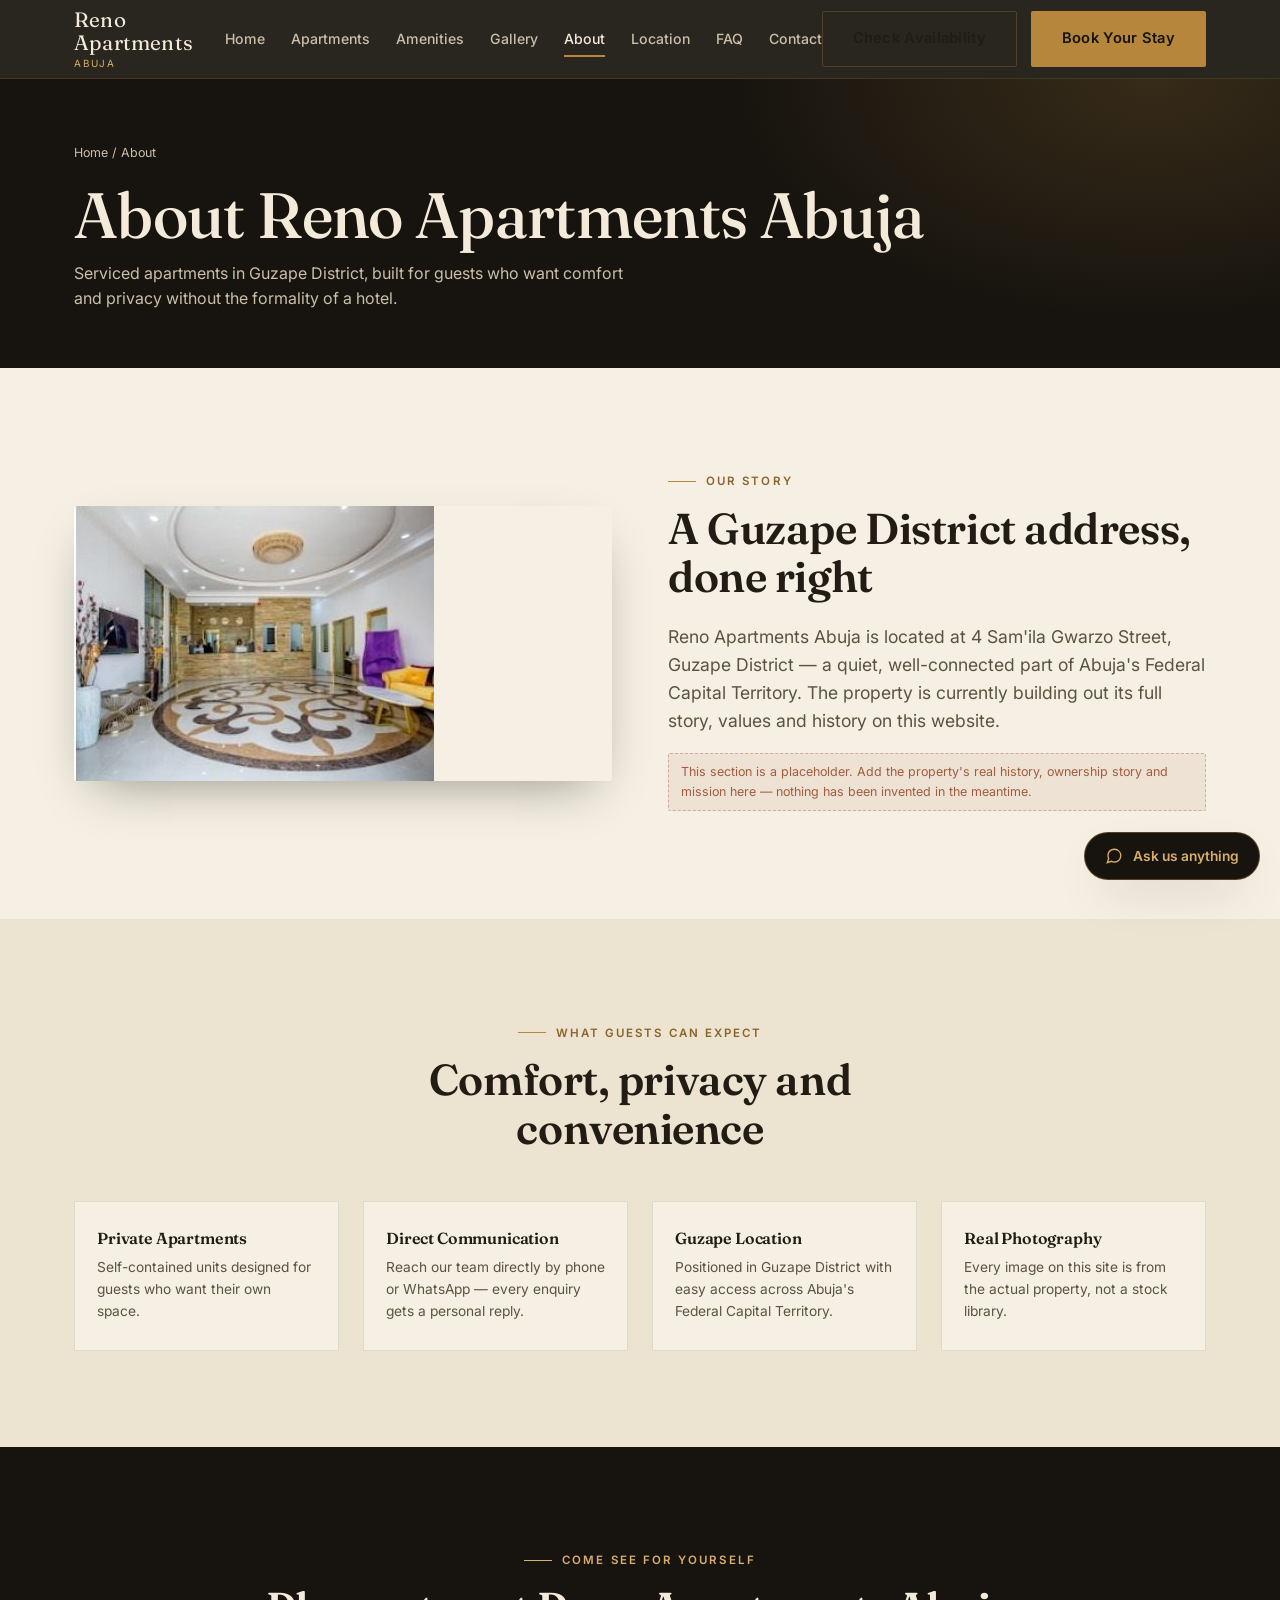
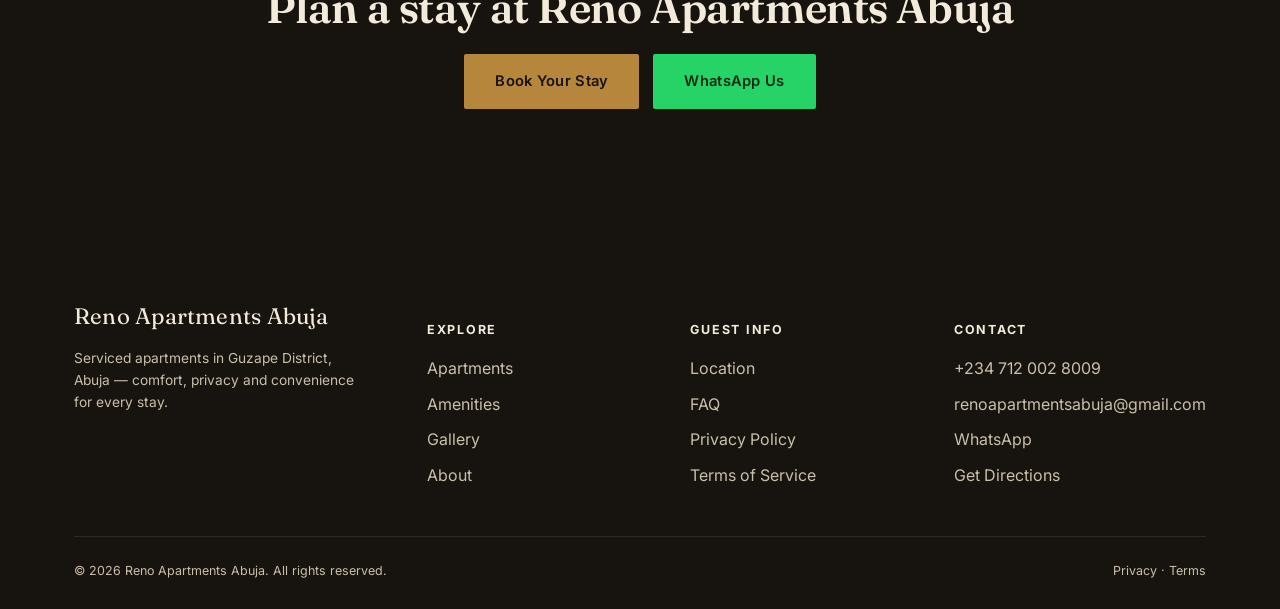
<file: about.html>
<!DOCTYPE html>
<html lang="en">
<head>
<meta charset="UTF-8">
<meta name="viewport" content="width=device-width, initial-scale=1.0">
<title>About | Reno Apartments Abuja</title>
<meta name="description" content="About Reno Apartments Abuja — serviced apartments in Guzape District, Abuja built for comfort, privacy and convenience.">
<link rel="canonical" href="https://www.renoapartmentsabuja.com/about.html">
<meta name="robots" content="index, follow">
<link rel="stylesheet" href="css/style.css">
<link rel="preconnect" href="https://fonts.googleapis.com">
<link rel="preconnect" href="https://fonts.gstatic.com" crossorigin>
<link href="https://fonts.googleapis.com/css2?family=Fraunces:opsz,wght@9..144,400;9..144,500;9..144,600&family=Inter:wght@400;500;600;700&display=swap" rel="stylesheet">
<script type="application/ld+json">
{
  "@context": "https://schema.org",
  "@type": "BreadcrumbList",
  "itemListElement": [
    {"@type":"ListItem","position":1,"name":"Home","item":"https://www.renoapartmentsabuja.com/"},
    {"@type":"ListItem","position":2,"name":"About","item":"https://www.renoapartmentsabuja.com/about.html"}
  ]
}
</script>
</head>
<body>
<a class="skip-link" href="#main">Skip to content</a>
<header class="site-header">
  <div class="container">
    <a href="index.html" class="brand"><span class="brand-mark">Reno Apartments</span><span class="brand-sub">Abuja</span></a>
    <nav class="main-nav" aria-label="Primary">
      <ul>
        <li><a href="index.html">Home</a></li>
        <li><a href="apartments.html">Apartments</a></li>
        <li><a href="amenities.html">Amenities</a></li>
        <li><a href="gallery.html">Gallery</a></li>
        <li><a href="about.html" aria-current="page">About</a></li>
        <li><a href="location.html">Location</a></li>
        <li><a href="faq.html">FAQ</a></li>
        <li><a href="contact.html">Contact</a></li>
      </ul>
    </nav>
    <div class="header-cta">
      <a href="contact.html#booking" class="btn btn-outline">Check Availability</a>
      <a href="contact.html#booking" class="btn btn-primary">Book Your Stay</a>
    </div>
    <button class="nav-toggle" aria-label="Open menu" aria-expanded="false" aria-controls="mobile-nav">
      <svg viewBox="0 0 24 24" fill="none" stroke="currentColor" stroke-width="1.6"><path d="M3 6h18M3 12h18M3 18h18"/></svg>
    </button>
  </div>
</header>
<nav class="mobile-nav" id="mobile-nav" aria-label="Mobile">
  <ul>
    <li><a href="index.html">Home</a></li>
    <li><a href="apartments.html">Apartments</a></li>
    <li><a href="amenities.html">Amenities</a></li>
    <li><a href="gallery.html">Gallery</a></li>
    <li><a href="about.html">About</a></li>
    <li><a href="location.html">Location</a></li>
    <li><a href="faq.html">FAQ</a></li>
    <li><a href="contact.html">Contact</a></li>
  </ul>
  <div class="mobile-cta">
    <a href="contact.html#booking" class="btn btn-primary btn-block">Book Your Stay</a>
    <a href="#" class="btn btn-whatsapp btn-block" data-wa>WhatsApp Us</a>
  </div>
</nav>

<main id="main">
  <div class="page-hero">
    <div class="container">
      <div class="breadcrumb"><a href="index.html">Home</a> / About</div>
      <h1>About Reno Apartments Abuja</h1>
      <p>Serviced apartments in Guzape District, built for guests who want comfort and privacy without the formality of a hotel.</p>
    </div>
  </div>

  <section>
    <div class="container two-col">
      <div class="img-frame"><img src="images/gallery/lobby-8.jpg" alt="Reno Apartments Abuja lobby detail" loading="lazy"></div>
      <div>
        <span class="eyebrow">Our Story</span>
        <h2>A Guzape District address, done right</h2>
        <p class="lede">Reno Apartments Abuja is located at 4 Sam'ila Gwarzo Street, Guzape District — a quiet, well-connected part of Abuja's Federal Capital Territory. The property is currently building out its full story, values and history on this website.</p>
        <p class="placeholder-note">This section is a placeholder. Add the property's real history, ownership story and mission here — nothing has been invented in the meantime.</p>
      </div>
    </div>
  </section>

  <section class="section-dim">
    <div class="container">
      <div class="section-head center">
        <span class="eyebrow">What Guests Can Expect</span>
        <h2>Comfort, privacy and convenience</h2>
      </div>
      <div class="trust-grid" style="color:var(--text-on-light)">
        <div class="trust-card" style="background:var(--paper); border-color:var(--line-soft)">
          <h4 style="color:var(--text-on-light)">Private Apartments</h4>
          <p style="color:var(--text-on-light-dim)">Self-contained units designed for guests who want their own space.</p>
        </div>
        <div class="trust-card" style="background:var(--paper); border-color:var(--line-soft)">
          <h4 style="color:var(--text-on-light)">Direct Communication</h4>
          <p style="color:var(--text-on-light-dim)">Reach our team directly by phone or WhatsApp — every enquiry gets a personal reply.</p>
        </div>
        <div class="trust-card" style="background:var(--paper); border-color:var(--line-soft)">
          <h4 style="color:var(--text-on-light)">Guzape Location</h4>
          <p style="color:var(--text-on-light-dim)">Positioned in Guzape District with easy access across Abuja's Federal Capital Territory.</p>
        </div>
        <div class="trust-card" style="background:var(--paper); border-color:var(--line-soft)">
          <h4 style="color:var(--text-on-light)">Real Photography</h4>
          <p style="color:var(--text-on-light-dim)">Every image on this site is from the actual property, not a stock library.</p>
        </div>
      </div>
    </div>
  </section>

  <section class="section-dark text-center">
    <div class="container">
      <span class="eyebrow" style="justify-content:center">Come See for Yourself</span>
      <h2>Plan a stay at Reno Apartments Abuja</h2>
      <div class="hero-actions" style="justify-content:center">
        <a href="contact.html#booking" class="btn btn-primary">Book Your Stay</a>
        <a href="#" class="btn btn-whatsapp" data-wa>WhatsApp Us</a>
      </div>
    </div>
  </section>
</main>

<footer class="site-footer">
  <div class="container">
    <div class="footer-grid">
      <div class="footer-brand">
        <span class="brand-mark">Reno Apartments Abuja</span>
        <p>Serviced apartments in Guzape District, Abuja — comfort, privacy and convenience for every stay.</p>
      </div>
      <div><h5>Explore</h5><ul>
        <li><a href="apartments.html">Apartments</a></li>
        <li><a href="amenities.html">Amenities</a></li>
        <li><a href="gallery.html">Gallery</a></li>
        <li><a href="about.html">About</a></li>
      </ul></div>
      <div><h5>Guest Info</h5><ul>
        <li><a href="location.html">Location</a></li>
        <li><a href="faq.html">FAQ</a></li>
        <li><a href="privacy.html">Privacy Policy</a></li>
        <li><a href="terms.html">Terms of Service</a></li>
      </ul></div>
      <div><h5>Contact</h5><ul>
        <li><a href="#" data-tel="0" data-tel-text>Phone</a></li>
        <li><a href="#" data-email data-email-text>Email</a></li>
        <li><a href="#" data-wa>WhatsApp</a></li>
        <li><a href="#" data-directions>Get Directions</a></li>
      </ul></div>
    </div>
    <div class="footer-bottom">
      <span>© <span data-year></span> Reno Apartments Abuja. All rights reserved.</span>
      <span><a href="privacy.html">Privacy</a> · <a href="terms.html">Terms</a></span>
    </div>
  </div>
</footer>

<div class="mobile-action-bar">
  <div class="row">
    <a href="contact.html#booking" class="is-primary">Book</a>
    <a href="#" data-wa>WhatsApp</a>
    <a href="#" data-tel="0">Call</a>
  </div>
</div>

<button class="chat-launcher" data-chat-launcher aria-expanded="false" aria-controls="chat-panel">
  <svg viewBox="0 0 24 24" fill="none" stroke="currentColor" stroke-width="1.8"><path d="M21 11.5a8.38 8.38 0 01-.9 3.8 8.5 8.5 0 01-7.6 4.7 8.38 8.38 0 01-3.8-.9L3 21l1.9-5.7a8.38 8.38 0 01-.9-3.8 8.5 8.5 0 014.7-7.6 8.38 8.38 0 013.8-.9h.5a8.48 8.48 0 018 8v.5z"/></svg>
  Ask us anything
</button>
<div class="chat-panel" data-chat-panel id="chat-panel">
  <div class="chat-head">
    <div><strong>Reno Assistant</strong><span>Ask about apartments, booking &amp; more</span></div>
    <button class="chat-close" aria-label="Close chat">&times;</button>
  </div>
  <div class="chat-body">
    <div class="chat-msg bot">Hi! I can help with booking, availability, amenities, location or contact info. What would you like to know?</div>
  </div>
  <div class="chat-suggestions">
    <button type="button">How do I book?</button>
    <button type="button">Where are you located?</button>
    <button type="button">What amenities do you have?</button>
  </div>
  <form class="chat-form">
    <input type="text" placeholder="Type your question…" aria-label="Type your question">
    <button type="submit">Send</button>
  </form>
</div>

<script src="data/property.js"></script>
<script src="js/main.js"></script>
</body>
</html>
</file>
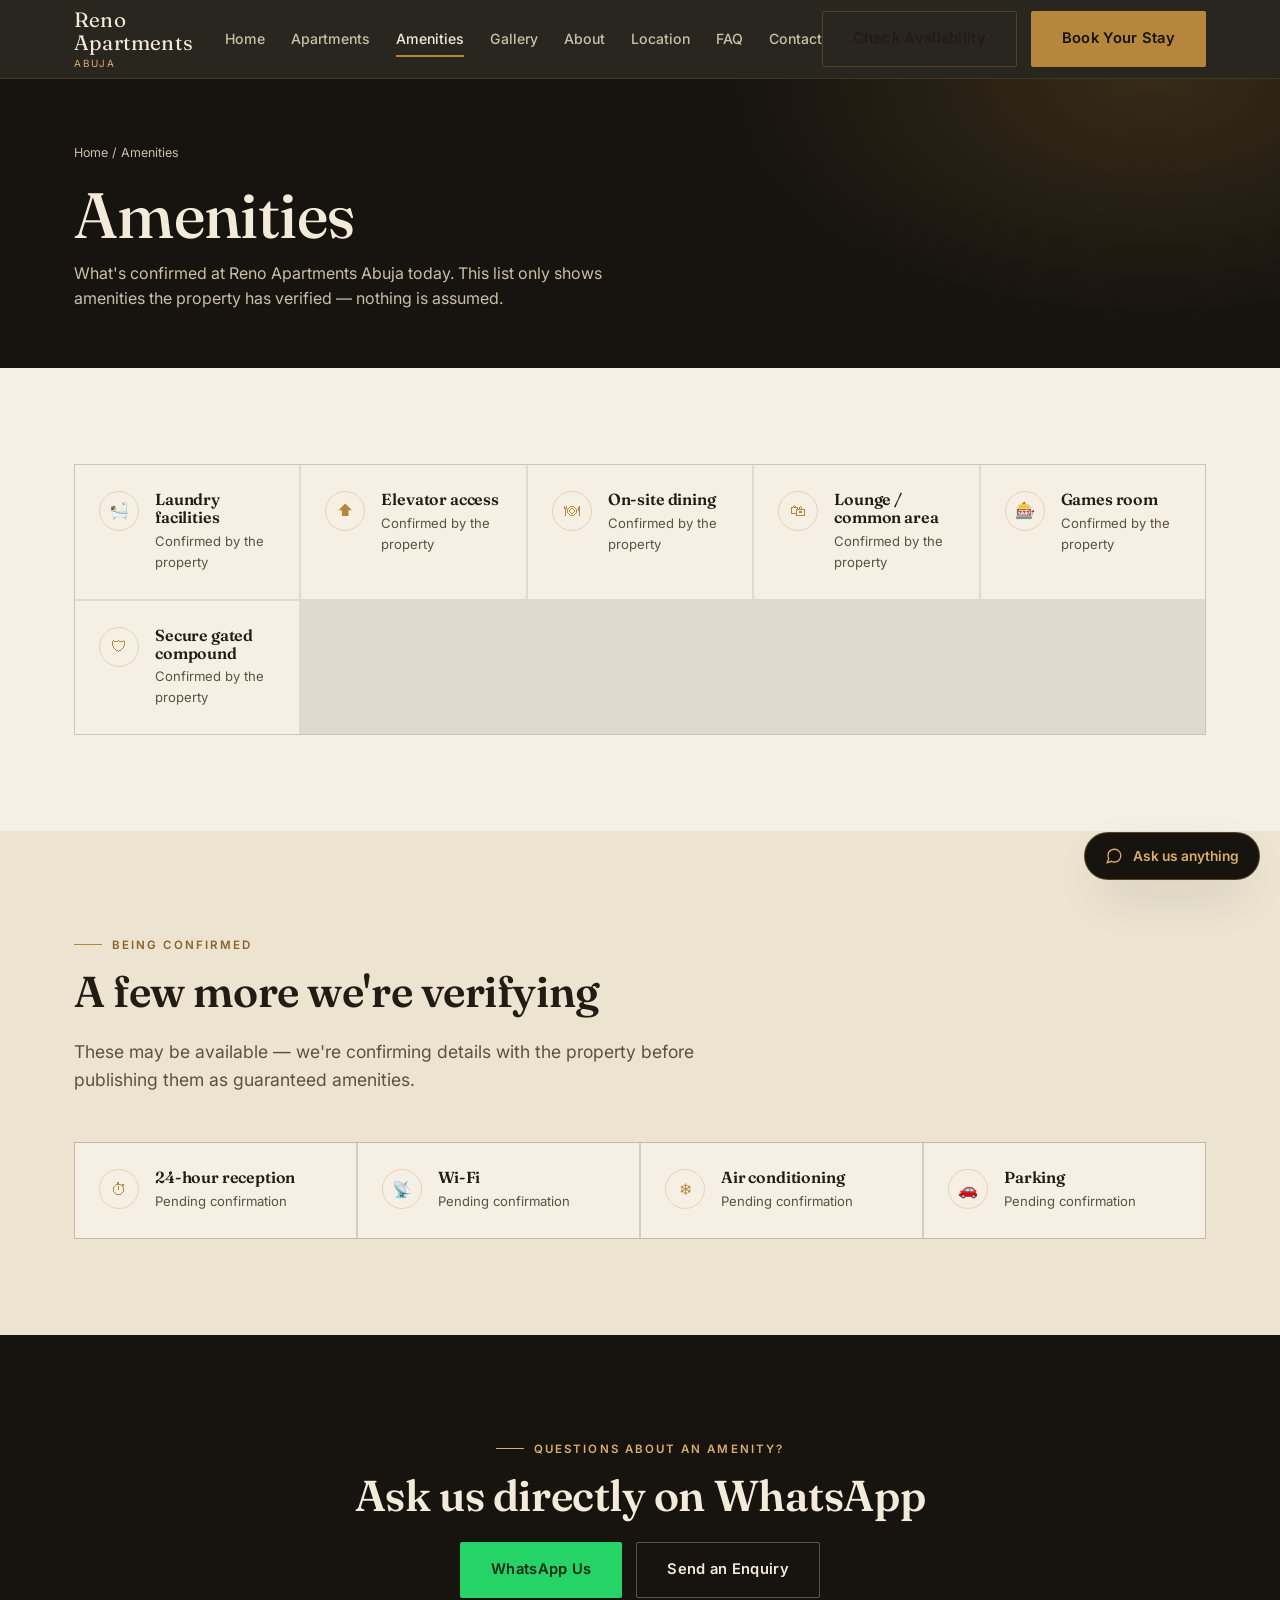
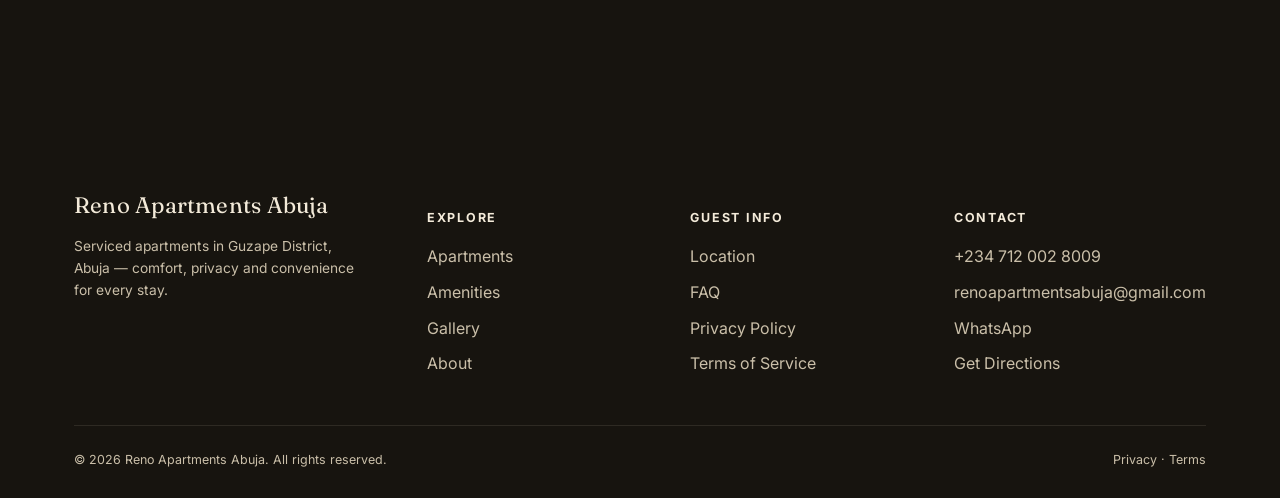
<file: amenities.html>
<!DOCTYPE html>
<html lang="en">
<head>
<meta charset="UTF-8">
<meta name="viewport" content="width=device-width, initial-scale=1.0">
<title>Amenities | Reno Apartments Abuja</title>
<meta name="description" content="See the amenities available at Reno Apartments Abuja, a serviced apartment property in Guzape District, Abuja.">
<link rel="canonical" href="https://www.renoapartmentsabuja.com/amenities.html">
<meta name="robots" content="index, follow">
<link rel="stylesheet" href="css/style.css">
<link rel="preconnect" href="https://fonts.googleapis.com">
<link rel="preconnect" href="https://fonts.gstatic.com" crossorigin>
<link href="https://fonts.googleapis.com/css2?family=Fraunces:opsz,wght@9..144,400;9..144,500;9..144,600&family=Inter:wght@400;500;600;700&display=swap" rel="stylesheet">
<script type="application/ld+json">
{
  "@context": "https://schema.org",
  "@type": "BreadcrumbList",
  "itemListElement": [
    {"@type":"ListItem","position":1,"name":"Home","item":"https://www.renoapartmentsabuja.com/"},
    {"@type":"ListItem","position":2,"name":"Amenities","item":"https://www.renoapartmentsabuja.com/amenities.html"}
  ]
}
</script>
</head>
<body>
<a class="skip-link" href="#main">Skip to content</a>
<header class="site-header">
  <div class="container">
    <a href="index.html" class="brand"><span class="brand-mark">Reno Apartments</span><span class="brand-sub">Abuja</span></a>
    <nav class="main-nav" aria-label="Primary">
      <ul>
        <li><a href="index.html">Home</a></li>
        <li><a href="apartments.html">Apartments</a></li>
        <li><a href="amenities.html" aria-current="page">Amenities</a></li>
        <li><a href="gallery.html">Gallery</a></li>
        <li><a href="about.html">About</a></li>
        <li><a href="location.html">Location</a></li>
        <li><a href="faq.html">FAQ</a></li>
        <li><a href="contact.html">Contact</a></li>
      </ul>
    </nav>
    <div class="header-cta">
      <a href="contact.html#booking" class="btn btn-outline">Check Availability</a>
      <a href="contact.html#booking" class="btn btn-primary">Book Your Stay</a>
    </div>
    <button class="nav-toggle" aria-label="Open menu" aria-expanded="false" aria-controls="mobile-nav">
      <svg viewBox="0 0 24 24" fill="none" stroke="currentColor" stroke-width="1.6"><path d="M3 6h18M3 12h18M3 18h18"/></svg>
    </button>
  </div>
</header>
<nav class="mobile-nav" id="mobile-nav" aria-label="Mobile">
  <ul>
    <li><a href="index.html">Home</a></li>
    <li><a href="apartments.html">Apartments</a></li>
    <li><a href="amenities.html">Amenities</a></li>
    <li><a href="gallery.html">Gallery</a></li>
    <li><a href="about.html">About</a></li>
    <li><a href="location.html">Location</a></li>
    <li><a href="faq.html">FAQ</a></li>
    <li><a href="contact.html">Contact</a></li>
  </ul>
  <div class="mobile-cta">
    <a href="contact.html#booking" class="btn btn-primary btn-block">Book Your Stay</a>
    <a href="#" class="btn btn-whatsapp btn-block" data-wa>WhatsApp Us</a>
  </div>
</nav>

<main id="main">
  <div class="page-hero">
    <div class="container">
      <div class="breadcrumb"><a href="index.html">Home</a> / Amenities</div>
      <h1>Amenities</h1>
      <p>What's confirmed at Reno Apartments Abuja today. This list only shows amenities the property has verified — nothing is assumed.</p>
    </div>
  </div>

  <section>
    <div class="container">
      <div class="amenity-grid" id="amenities-confirmed" style="border:1px solid var(--line-soft);"></div>
    </div>
  </section>

  <section class="section-dim" id="amenities-pending-wrap" style="display:none;">
    <div class="container">
      <div class="section-head">
        <span class="eyebrow">Being Confirmed</span>
        <h2>A few more we're verifying</h2>
        <p class="lede">These may be available — we're confirming details with the property before publishing them as guaranteed amenities.</p>
      </div>
      <div class="amenity-grid" id="amenities-pending" style="border:1px solid var(--line-soft);"></div>
    </div>
  </section>

  <section class="section-dark text-center">
    <div class="container">
      <span class="eyebrow" style="justify-content:center">Questions About an Amenity?</span>
      <h2>Ask us directly on WhatsApp</h2>
      <div class="hero-actions" style="justify-content:center">
        <a href="#" class="btn btn-whatsapp" data-wa>WhatsApp Us</a>
        <a href="contact.html#booking" class="btn btn-outline">Send an Enquiry</a>
      </div>
    </div>
  </section>
</main>

<footer class="site-footer">
  <div class="container">
    <div class="footer-grid">
      <div class="footer-brand">
        <span class="brand-mark">Reno Apartments Abuja</span>
        <p>Serviced apartments in Guzape District, Abuja — comfort, privacy and convenience for every stay.</p>
      </div>
      <div><h5>Explore</h5><ul>
        <li><a href="apartments.html">Apartments</a></li>
        <li><a href="amenities.html">Amenities</a></li>
        <li><a href="gallery.html">Gallery</a></li>
        <li><a href="about.html">About</a></li>
      </ul></div>
      <div><h5>Guest Info</h5><ul>
        <li><a href="location.html">Location</a></li>
        <li><a href="faq.html">FAQ</a></li>
        <li><a href="privacy.html">Privacy Policy</a></li>
        <li><a href="terms.html">Terms of Service</a></li>
      </ul></div>
      <div><h5>Contact</h5><ul>
        <li><a href="#" data-tel="0" data-tel-text>Phone</a></li>
        <li><a href="#" data-email data-email-text>Email</a></li>
        <li><a href="#" data-wa>WhatsApp</a></li>
        <li><a href="#" data-directions>Get Directions</a></li>
      </ul></div>
    </div>
    <div class="footer-bottom">
      <span>© <span data-year></span> Reno Apartments Abuja. All rights reserved.</span>
      <span><a href="privacy.html">Privacy</a> · <a href="terms.html">Terms</a></span>
    </div>
  </div>
</footer>

<div class="mobile-action-bar">
  <div class="row">
    <a href="contact.html#booking" class="is-primary">Book</a>
    <a href="#" data-wa>WhatsApp</a>
    <a href="#" data-tel="0">Call</a>
  </div>
</div>

<button class="chat-launcher" data-chat-launcher aria-expanded="false" aria-controls="chat-panel">
  <svg viewBox="0 0 24 24" fill="none" stroke="currentColor" stroke-width="1.8"><path d="M21 11.5a8.38 8.38 0 01-.9 3.8 8.5 8.5 0 01-7.6 4.7 8.38 8.38 0 01-3.8-.9L3 21l1.9-5.7a8.38 8.38 0 01-.9-3.8 8.5 8.5 0 014.7-7.6 8.38 8.38 0 013.8-.9h.5a8.48 8.48 0 018 8v.5z"/></svg>
  Ask us anything
</button>
<div class="chat-panel" data-chat-panel id="chat-panel">
  <div class="chat-head">
    <div><strong>Reno Assistant</strong><span>Ask about apartments, booking &amp; more</span></div>
    <button class="chat-close" aria-label="Close chat">&times;</button>
  </div>
  <div class="chat-body">
    <div class="chat-msg bot">Hi! I can help with booking, availability, amenities, location or contact info. What would you like to know?</div>
  </div>
  <div class="chat-suggestions">
    <button type="button">How do I book?</button>
    <button type="button">Where are you located?</button>
    <button type="button">What amenities do you have?</button>
  </div>
  <form class="chat-form">
    <input type="text" placeholder="Type your question…" aria-label="Type your question">
    <button type="submit">Send</button>
  </form>
</div>

<script src="data/property.js"></script>
<script src="js/main.js"></script>
<script>
  (function () {
    var iconMap = {
      clock: '&#9201;', wifi: '&#128225;', snow: '&#10052;', laundry: '&#128704;',
      elevator: '&#11014;', dining: '&#127869;', lounge: '&#128717;', games: '&#127920;',
      shield: '&#128737;', parking: '&#128663;'
    };
    var confirmed = document.getElementById("amenities-confirmed");
    var pendingWrap = document.getElementById("amenities-pending-wrap");
    var pending = document.getElementById("amenities-pending");
    PROPERTY.amenities.forEach(function (a) {
      var html = '<div class="amenity-item"><span class="amenity-icon">' + (iconMap[a.icon] || '&#10003;') + '</span><div><h4>' + a.name + '</h4><p>' + (a.confirmed ? 'Confirmed by the property' : 'Pending confirmation') + '</p></div></div>';
      if (a.confirmed) confirmed.insertAdjacentHTML("beforeend", html);
      else pending.insertAdjacentHTML("beforeend", html);
    });
    if (pending.children.length) pendingWrap.style.display = "block";
  })();
</script>
</body>
</html>
</file>
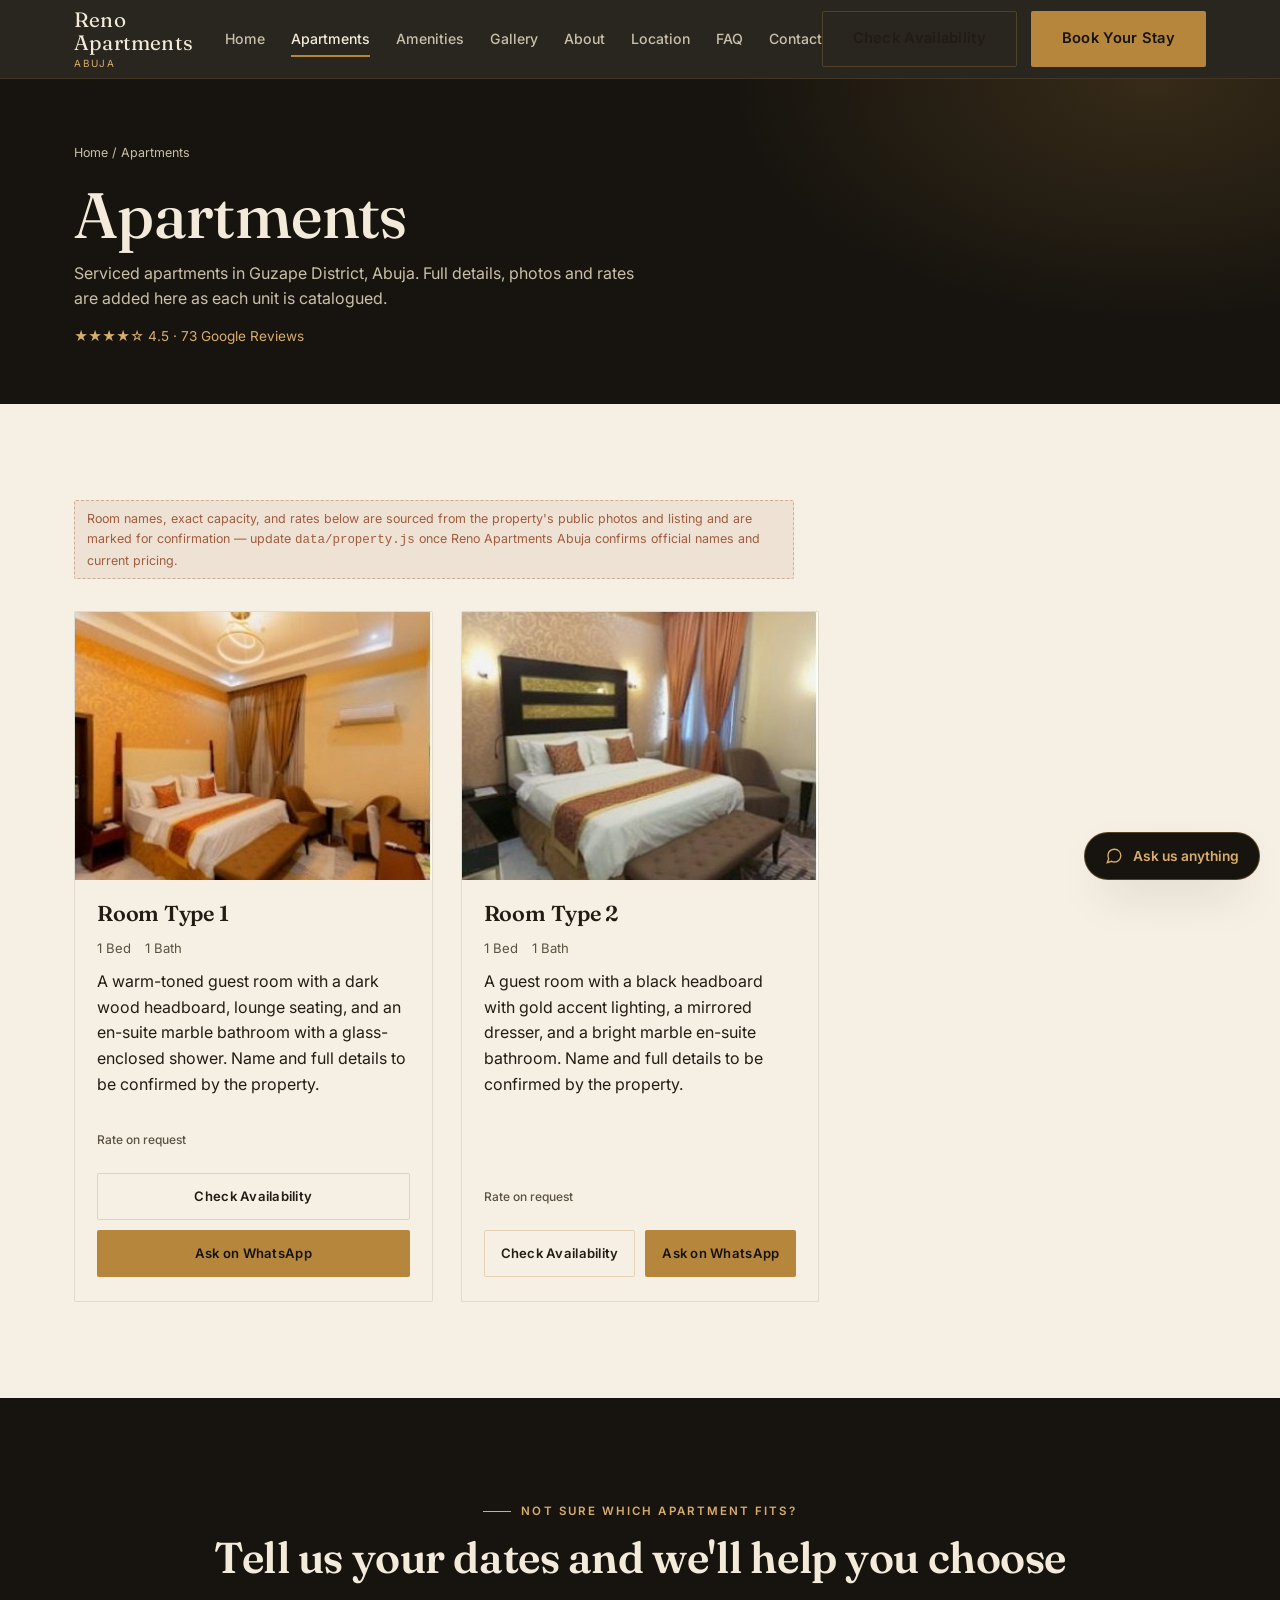
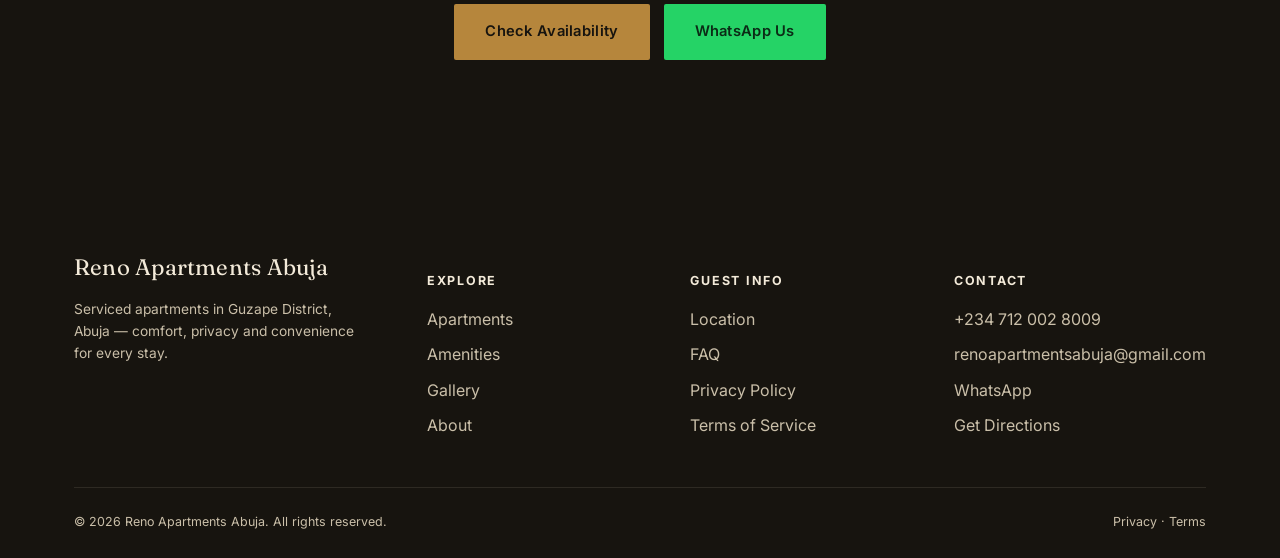
<file: apartments.html>
<!DOCTYPE html>
<html lang="en">
<head>
<meta charset="UTF-8">
<meta name="viewport" content="width=device-width, initial-scale=1.0">
<title>Apartments | Reno Apartments Abuja — Serviced Apartments in Guzape District</title>
<meta name="description" content="Browse serviced apartments at Reno Apartments Abuja in Guzape District, Abuja. Check availability and book direct, or enquire on WhatsApp.">
<link rel="canonical" href="https://www.renoapartmentsabuja.com/apartments.html">
<meta name="robots" content="index, follow">
<link rel="stylesheet" href="css/style.css">
<link rel="preconnect" href="https://fonts.googleapis.com">
<link rel="preconnect" href="https://fonts.gstatic.com" crossorigin>
<link href="https://fonts.googleapis.com/css2?family=Fraunces:opsz,wght@9..144,400;9..144,500;9..144,600&family=Inter:wght@400;500;600;700&display=swap" rel="stylesheet">
<script type="application/ld+json">
{
  "@context": "https://schema.org",
  "@type": "BreadcrumbList",
  "itemListElement": [
    {"@type":"ListItem","position":1,"name":"Home","item":"https://www.renoapartmentsabuja.com/"},
    {"@type":"ListItem","position":2,"name":"Apartments","item":"https://www.renoapartmentsabuja.com/apartments.html"}
  ]
}
</script>
</head>
<body>
<a class="skip-link" href="#main">Skip to content</a>

<header class="site-header">
  <div class="container">
    <a href="index.html" class="brand">
      <span class="brand-mark">Reno Apartments</span>
      <span class="brand-sub">Abuja</span>
    </a>
    <nav class="main-nav" aria-label="Primary">
      <ul>
        <li><a href="index.html">Home</a></li>
        <li><a href="apartments.html" aria-current="page">Apartments</a></li>
        <li><a href="amenities.html">Amenities</a></li>
        <li><a href="gallery.html">Gallery</a></li>
        <li><a href="about.html">About</a></li>
        <li><a href="location.html">Location</a></li>
        <li><a href="faq.html">FAQ</a></li>
        <li><a href="contact.html">Contact</a></li>
      </ul>
    </nav>
    <div class="header-cta">
      <a href="contact.html#booking" class="btn btn-outline">Check Availability</a>
      <a href="contact.html#booking" class="btn btn-primary">Book Your Stay</a>
    </div>
    <button class="nav-toggle" aria-label="Open menu" aria-expanded="false" aria-controls="mobile-nav">
      <svg viewBox="0 0 24 24" fill="none" stroke="currentColor" stroke-width="1.6"><path d="M3 6h18M3 12h18M3 18h18"/></svg>
    </button>
  </div>
</header>
<nav class="mobile-nav" id="mobile-nav" aria-label="Mobile">
  <ul>
    <li><a href="index.html">Home</a></li>
    <li><a href="apartments.html">Apartments</a></li>
    <li><a href="amenities.html">Amenities</a></li>
    <li><a href="gallery.html">Gallery</a></li>
    <li><a href="about.html">About</a></li>
    <li><a href="location.html">Location</a></li>
    <li><a href="faq.html">FAQ</a></li>
    <li><a href="contact.html">Contact</a></li>
  </ul>
  <div class="mobile-cta">
    <a href="contact.html#booking" class="btn btn-primary btn-block">Book Your Stay</a>
    <a href="#" class="btn btn-whatsapp btn-block" data-wa>WhatsApp Us</a>
  </div>
</nav>

<main id="main">
  <div class="page-hero">
    <div class="container">
      <div class="breadcrumb"><a href="index.html">Home</a> / Apartments</div>
      <h1>Apartments</h1>
      <p>Serviced apartments in Guzape District, Abuja. Full details, photos and rates are added here as each unit is catalogued.</p>
      <p style="position:relative;margin-top:14px;color:var(--brass-light);font-size:0.85rem;">★★★★☆ 4.5 · 73 Google Reviews</p>
    </div>
  </div>

  <section>
    <div class="container">
      <p class="placeholder-note" id="apartments-note" style="margin-bottom:32px;max-width:720px;">Room names, exact capacity, and rates below are sourced from the property's public photos and listing and are marked for confirmation — update <code>data/property.js</code> once Reno Apartments Abuja confirms official names and current pricing.</p>
      <div id="apartments-grid" class="grid-3"></div>
    </div>
  </section>

  <section class="section-dark text-center">
    <div class="container">
      <span class="eyebrow" style="justify-content:center">Not Sure Which Apartment Fits?</span>
      <h2>Tell us your dates and we'll help you choose</h2>
      <div class="hero-actions" style="justify-content:center">
        <a href="contact.html#booking" class="btn btn-primary">Check Availability</a>
        <a href="#" class="btn btn-whatsapp" data-wa>WhatsApp Us</a>
      </div>
    </div>
  </section>
</main>

<footer class="site-footer">
  <div class="container">
    <div class="footer-grid">
      <div class="footer-brand">
        <span class="brand-mark">Reno Apartments Abuja</span>
        <p>Serviced apartments in Guzape District, Abuja — comfort, privacy and convenience for every stay.</p>
      </div>
      <div>
        <h5>Explore</h5>
        <ul>
          <li><a href="apartments.html">Apartments</a></li>
          <li><a href="amenities.html">Amenities</a></li>
          <li><a href="gallery.html">Gallery</a></li>
          <li><a href="about.html">About</a></li>
        </ul>
      </div>
      <div>
        <h5>Guest Info</h5>
        <ul>
          <li><a href="location.html">Location</a></li>
          <li><a href="faq.html">FAQ</a></li>
          <li><a href="privacy.html">Privacy Policy</a></li>
          <li><a href="terms.html">Terms of Service</a></li>
        </ul>
      </div>
      <div>
        <h5>Contact</h5>
        <ul>
          <li><a href="#" data-tel="0" data-tel-text>Phone</a></li>
          <li><a href="#" data-email data-email-text>Email</a></li>
          <li><a href="#" data-wa>WhatsApp</a></li>
          <li><a href="#" data-directions>Get Directions</a></li>
        </ul>
      </div>
    </div>
    <div class="footer-bottom">
      <span>© <span data-year></span> Reno Apartments Abuja. All rights reserved.</span>
      <span><a href="privacy.html">Privacy</a> · <a href="terms.html">Terms</a></span>
    </div>
  </div>
</footer>

<div class="mobile-action-bar">
  <div class="row">
    <a href="contact.html#booking" class="is-primary">Book</a>
    <a href="#" data-wa>WhatsApp</a>
    <a href="#" data-tel="0">Call</a>
  </div>
</div>

<button class="chat-launcher" data-chat-launcher aria-expanded="false" aria-controls="chat-panel">
  <svg viewBox="0 0 24 24" fill="none" stroke="currentColor" stroke-width="1.8"><path d="M21 11.5a8.38 8.38 0 01-.9 3.8 8.5 8.5 0 01-7.6 4.7 8.38 8.38 0 01-3.8-.9L3 21l1.9-5.7a8.38 8.38 0 01-.9-3.8 8.5 8.5 0 014.7-7.6 8.38 8.38 0 013.8-.9h.5a8.48 8.48 0 018 8v.5z"/></svg>
  Ask us anything
</button>
<div class="chat-panel" data-chat-panel id="chat-panel">
  <div class="chat-head">
    <div><strong>Reno Assistant</strong><span>Ask about apartments, booking &amp; more</span></div>
    <button class="chat-close" aria-label="Close chat">&times;</button>
  </div>
  <div class="chat-body">
    <div class="chat-msg bot">Hi! I can help with booking, availability, amenities, location or contact info. What would you like to know?</div>
  </div>
  <div class="chat-suggestions">
    <button type="button">How do I book?</button>
    <button type="button">Where are you located?</button>
    <button type="button">What amenities do you have?</button>
  </div>
  <form class="chat-form">
    <input type="text" placeholder="Type your question…" aria-label="Type your question">
    <button type="submit">Send</button>
  </form>
</div>

<script src="data/property.js"></script>
<script src="js/main.js"></script>
<script>
  (function () {
    function fmtPrice(a) {
      return a.priceFrom ? (a.currency + " " + a.priceFrom.toLocaleString() + " <small>/ night, from</small>") : "<small>Rate on request</small>";
    }
    var grid = document.getElementById("apartments-grid");
    if (grid) {
      PROPERTY.apartments.forEach(function (a) {
        var img = a.images && a.images[0] ? a.images[0] : "images/gallery/bedroom-1.jpg";
        var meta = [];
        if (a.guests) meta.push(a.guests + " Guests");
        if (a.bedrooms) meta.push(a.bedrooms + " Bed" + (a.bedrooms > 1 ? "s" : ""));
        if (a.bathrooms) meta.push(a.bathrooms + " Bath" + (a.bathrooms > 1 ? "s" : ""));
        grid.insertAdjacentHTML("beforeend",
          '<article class="card">' +
            '<div class="card-media"><img src="' + img + '" alt="' + a.name + '" loading="lazy">' +
              (!a.published ? '<span class="card-tag">Coming Soon</span>' : '') +
            '</div>' +
            '<div class="card-body">' +
              '<h3>' + a.name + '</h3>' +
              (meta.length ? '<div class="card-meta">' + meta.map(function(m){return '<span>'+m+'</span>';}).join('') + '</div>' : '') +
              '<p>' + a.shortDescription + '</p>' +
              '<div class="card-price">' + fmtPrice(a) + '</div>' +
              (a.priceNote ? '<p style="font-size:0.72rem;color:var(--text-on-light-dim);margin:-4px 0 0;">' + a.priceNote + '</p>' : '') +
              '<div class="card-actions">' +
                '<a href="contact.html#booking" class="btn btn-outline">Check Availability</a>' +
                '<a href="#" class="btn btn-primary" data-wa data-wa-message="Hello Reno Apartments Abuja, I would like to enquire about the ' + a.name + '.">Ask on WhatsApp</a>' +
              '</div>' +
            '</div>' +
          '</article>');
      });
    }
  })();
</script>
</body>
</html>
</file>
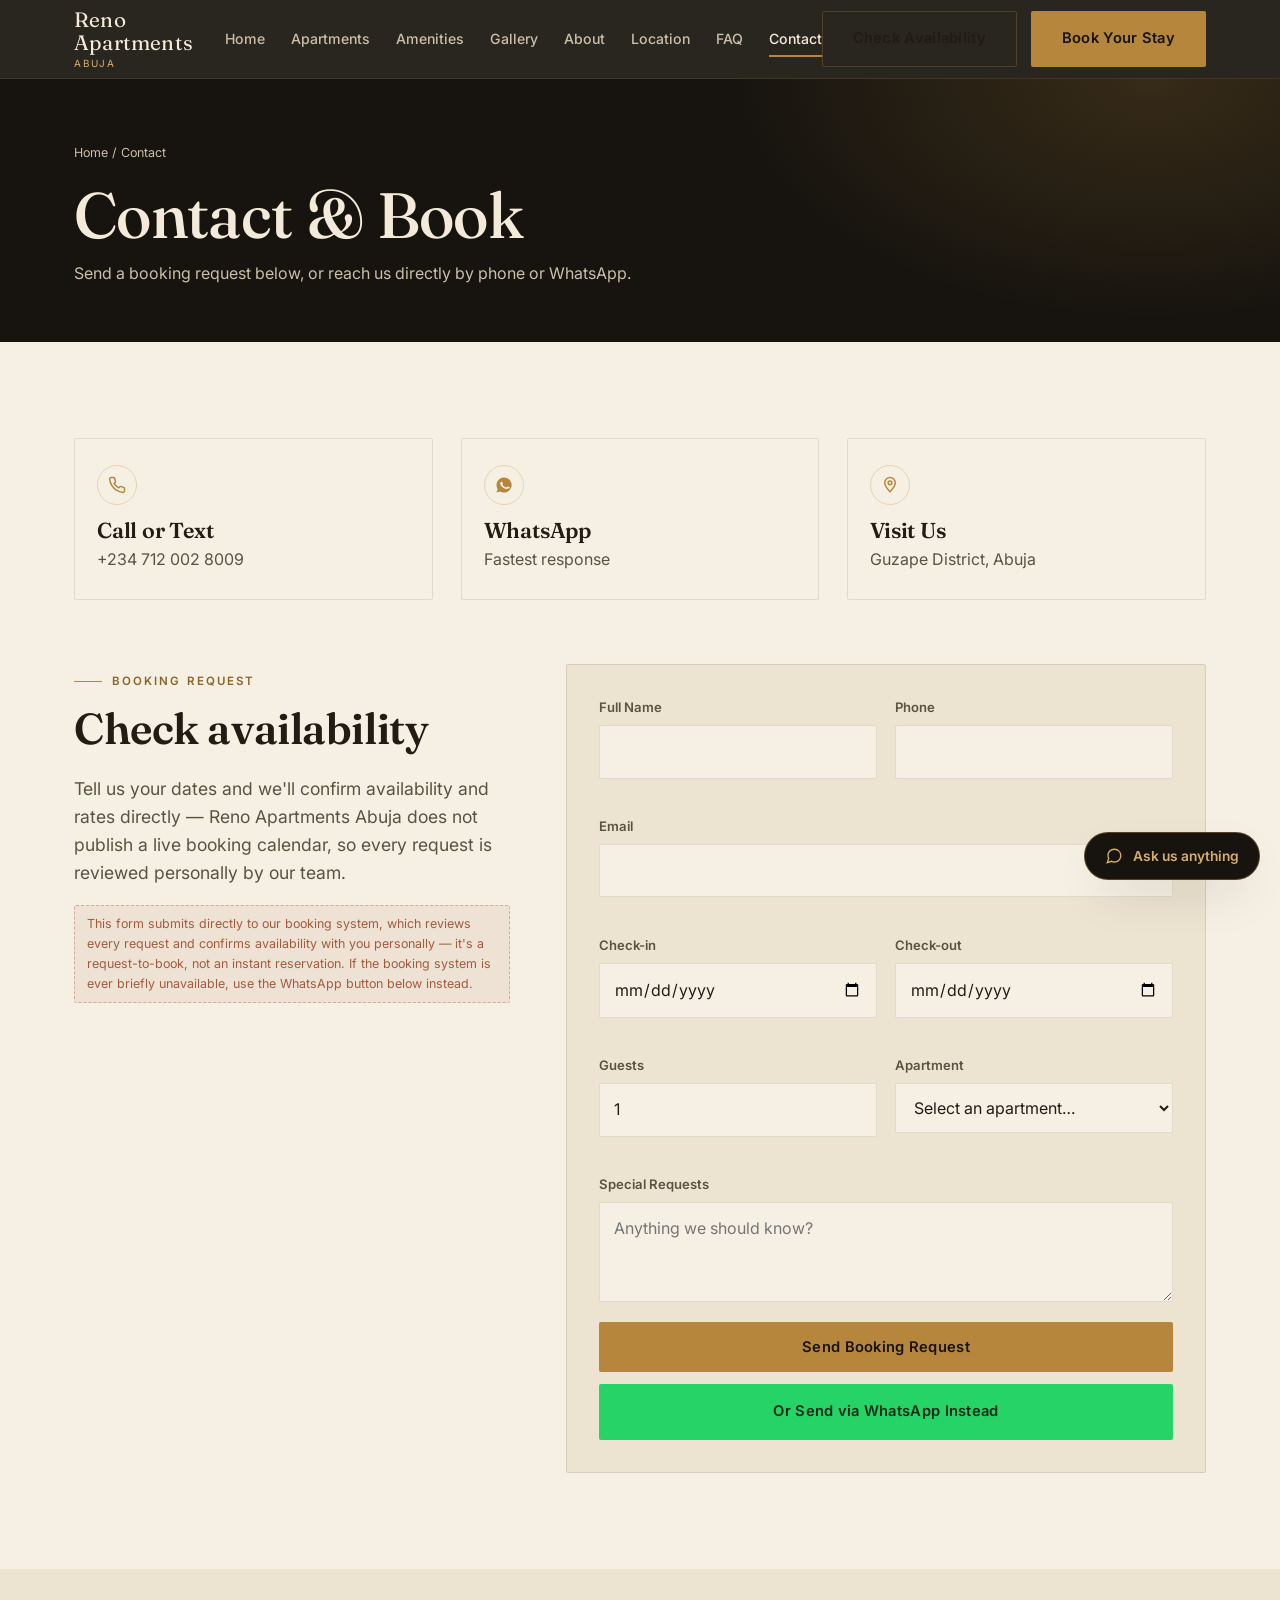
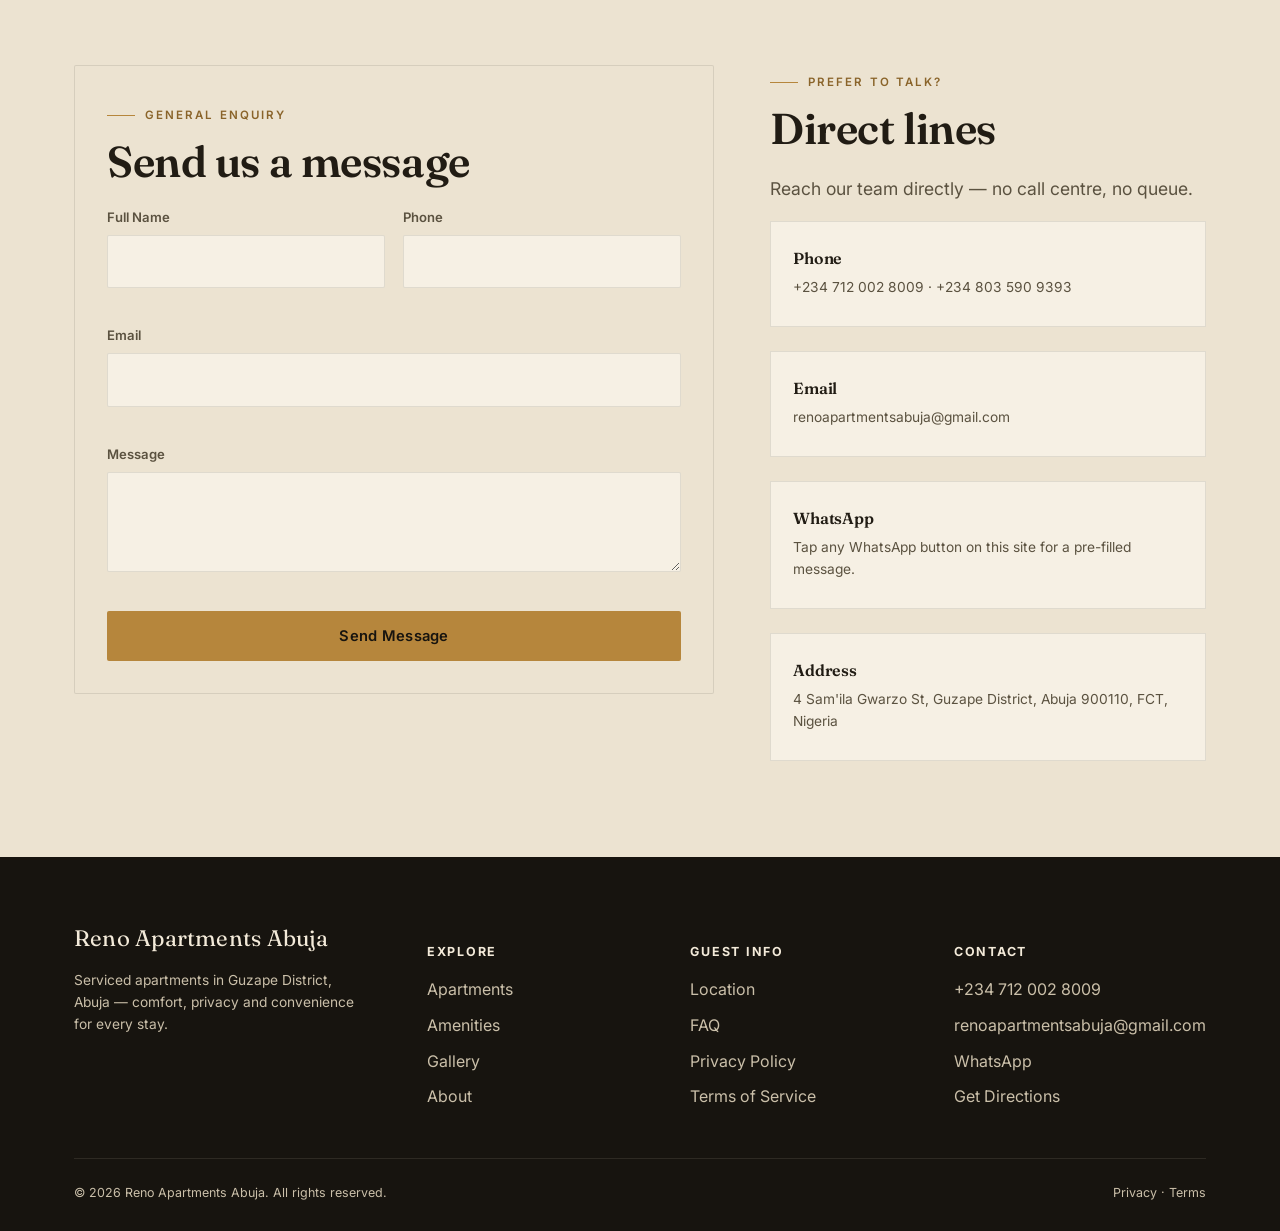
<file: contact.html>
<!DOCTYPE html>
<html lang="en">
<head>
<meta charset="UTF-8">
<meta name="viewport" content="width=device-width, initial-scale=1.0">
<title>Contact & Book | Reno Apartments Abuja</title>
<meta name="description" content="Contact Reno Apartments Abuja to check availability and book your stay in Guzape District, Abuja. Call, WhatsApp, or send an enquiry.">
<link rel="canonical" href="https://www.renoapartmentsabuja.com/contact.html">
<meta name="robots" content="index, follow">
<link rel="stylesheet" href="css/style.css">
<link rel="preconnect" href="https://fonts.googleapis.com">
<link rel="preconnect" href="https://fonts.gstatic.com" crossorigin>
<link href="https://fonts.googleapis.com/css2?family=Fraunces:opsz,wght@9..144,400;9..144,500;9..144,600&family=Inter:wght@400;500;600;700&display=swap" rel="stylesheet">
<script type="application/ld+json">
{
  "@context": "https://schema.org",
  "@type": "BreadcrumbList",
  "itemListElement": [
    {"@type":"ListItem","position":1,"name":"Home","item":"https://www.renoapartmentsabuja.com/"},
    {"@type":"ListItem","position":2,"name":"Contact","item":"https://www.renoapartmentsabuja.com/contact.html"}
  ]
}
</script>
</head>
<body>
<a class="skip-link" href="#main">Skip to content</a>
<header class="site-header">
  <div class="container">
    <a href="index.html" class="brand"><span class="brand-mark">Reno Apartments</span><span class="brand-sub">Abuja</span></a>
    <nav class="main-nav" aria-label="Primary">
      <ul>
        <li><a href="index.html">Home</a></li>
        <li><a href="apartments.html">Apartments</a></li>
        <li><a href="amenities.html">Amenities</a></li>
        <li><a href="gallery.html">Gallery</a></li>
        <li><a href="about.html">About</a></li>
        <li><a href="location.html">Location</a></li>
        <li><a href="faq.html">FAQ</a></li>
        <li><a href="contact.html" aria-current="page">Contact</a></li>
      </ul>
    </nav>
    <div class="header-cta">
      <a href="contact.html#booking" class="btn btn-outline">Check Availability</a>
      <a href="contact.html#booking" class="btn btn-primary">Book Your Stay</a>
    </div>
    <button class="nav-toggle" aria-label="Open menu" aria-expanded="false" aria-controls="mobile-nav">
      <svg viewBox="0 0 24 24" fill="none" stroke="currentColor" stroke-width="1.6"><path d="M3 6h18M3 12h18M3 18h18"/></svg>
    </button>
  </div>
</header>
<nav class="mobile-nav" id="mobile-nav" aria-label="Mobile">
  <ul>
    <li><a href="index.html">Home</a></li>
    <li><a href="apartments.html">Apartments</a></li>
    <li><a href="amenities.html">Amenities</a></li>
    <li><a href="gallery.html">Gallery</a></li>
    <li><a href="about.html">About</a></li>
    <li><a href="location.html">Location</a></li>
    <li><a href="faq.html">FAQ</a></li>
    <li><a href="contact.html">Contact</a></li>
  </ul>
  <div class="mobile-cta">
    <a href="contact.html#booking" class="btn btn-primary btn-block">Book Your Stay</a>
    <a href="#" class="btn btn-whatsapp btn-block" data-wa>WhatsApp Us</a>
  </div>
</nav>

<main id="main">
  <div class="page-hero">
    <div class="container">
      <div class="breadcrumb"><a href="index.html">Home</a> / Contact</div>
      <h1>Contact &amp; Book</h1>
      <p>Send a booking request below, or reach us directly by phone or WhatsApp.</p>
    </div>
  </div>

  <section>
    <div class="container">
      <div class="grid-3" style="margin-bottom:64px;">
        <a href="#" data-tel="0" class="card" style="padding:26px 22px;text-decoration:none;">
          <div class="amenity-icon" style="margin-bottom:14px;">
            <svg width="18" height="18" viewBox="0 0 24 24" fill="none" stroke="currentColor" stroke-width="2"><path d="M22 16.92v3a2 2 0 01-2.18 2 19.79 19.79 0 01-8.63-3.07 19.5 19.5 0 01-6-6 19.79 19.79 0 01-3.07-8.67A2 2 0 014.11 2h3a2 2 0 012 1.72c.127.96.361 1.903.7 2.81a2 2 0 01-.45 2.11L8.09 9.91a16 16 0 006 6l1.27-1.27a2 2 0 012.11-.45c.907.339 1.85.573 2.81.7A2 2 0 0122 16.92z"/></svg>
          </div>
          <h3 style="margin-bottom:4px;">Call or Text</h3>
          <p data-tel="0" data-tel-text style="color:var(--text-on-light-dim);margin:0;">Phone</p>
        </a>
        <a href="#" data-wa class="card" style="padding:26px 22px;text-decoration:none;">
          <div class="amenity-icon" style="margin-bottom:14px;">
            <svg width="18" height="18" viewBox="0 0 24 24" fill="currentColor"><path d="M12 2a10 10 0 00-8.5 15.2L2 22l4.9-1.5A10 10 0 1012 2zm5.6 14.2c-.2.6-1.3 1.2-1.8 1.3-.5.1-1 .1-3.2-.7-2.7-1.1-4.4-3.8-4.6-4-.1-.2-1.1-1.4-1.1-2.7s.7-1.9 1-2.2c.2-.3.5-.3.7-.3h.5c.2 0 .4 0 .6.5.2.5.7 1.7.8 1.8.1.2.1.3 0 .5-.1.2-.2.3-.3.5-.2.2-.3.3-.1.6.2.3.9 1.4 1.9 2.3 1.3 1.1 2.3 1.5 2.6 1.6.3.1.5.1.7-.1.2-.2.8-.9 1-1.2.2-.3.4-.2.7-.1.3.1 1.8.9 2.1 1 .3.1.5.2.6.3.1.2.1.7-.1 1.3z"/></svg>
          </div>
          <h3 style="margin-bottom:4px;">WhatsApp</h3>
          <p style="color:var(--text-on-light-dim);margin:0;">Fastest response</p>
        </a>
        <a href="#" data-directions class="card" style="padding:26px 22px;text-decoration:none;">
          <div class="amenity-icon" style="margin-bottom:14px;">
            <svg width="18" height="18" viewBox="0 0 24 24" fill="none" stroke="currentColor" stroke-width="2"><path d="M12 21s7-7.5 7-12a7 7 0 10-14 0c0 4.5 7 12 7 12z"/><circle cx="12" cy="9" r="2.5"/></svg>
          </div>
          <h3 style="margin-bottom:4px;">Visit Us</h3>
          <p style="color:var(--text-on-light-dim);margin:0;">Guzape District, Abuja</p>
        </a>
      </div>

      <div id="booking" class="two-col" style="align-items:flex-start;">
        <div>
          <span class="eyebrow">Booking Request</span>
          <h2>Check availability</h2>
          <p class="lede">Tell us your dates and we'll confirm availability and rates directly — Reno Apartments Abuja does not publish a live booking calendar, so every request is reviewed personally by our team.</p>
          <p class="placeholder-note">This form submits directly to our booking system, which reviews every request and confirms availability with you personally — it's a request-to-book, not an instant reservation. If the booking system is ever briefly unavailable, use the WhatsApp button below instead.</p>
        </div>

        <div class="form-panel">
          <form data-enquiry-form data-booking-api data-booking-wa-source novalidate>
            <div class="form-grid">
              <div class="field">
                <label for="b-name">Full Name</label>
                <input id="b-name" name="name" type="text" required data-error-message="Please enter your name.">
                <div class="field-error"></div>
              </div>
              <div class="field">
                <label for="b-phone">Phone</label>
                <input id="b-phone" name="phone" type="tel" required data-error-message="Please enter a phone number.">
                <div class="field-error"></div>
              </div>
              <div class="field full">
                <label for="b-email">Email</label>
                <input id="b-email" name="email" type="email" required data-error-message="Please enter a valid email.">
                <div class="field-error"></div>
              </div>
              <div class="field">
                <label for="b-checkin">Check-in</label>
                <input id="b-checkin" name="checkin" type="date" required data-error-message="Please choose a check-in date.">
                <div class="field-error"></div>
              </div>
              <div class="field">
                <label for="b-checkout">Check-out</label>
                <input id="b-checkout" name="checkout" type="date" required data-error-message="Please choose a check-out date.">
                <div class="field-error"></div>
              </div>
              <div class="field">
                <label for="b-guests">Guests</label>
                <input id="b-guests" name="guests" type="number" min="1" value="1" required>
                <div class="field-error"></div>
              </div>
              <div class="field">
                <label for="b-apartment">Apartment</label>
                <select id="b-apartment" name="apartment" required data-error-message="Please select an apartment.">
                </select>
                <div class="field-error"></div>
              </div>
              <div class="field full">
                <label for="b-notes">Special Requests</label>
                <textarea id="b-notes" name="notes" placeholder="Anything we should know?"></textarea>
              </div>
            </div>
            <button type="submit" class="btn btn-primary btn-block" style="margin-top:20px;">Send Booking Request</button>
            <a href="#" class="btn btn-whatsapp btn-block" style="margin-top:12px;" data-wa data-booking-wa-target>Or Send via WhatsApp Instead</a>
            <div class="form-status"></div>
          </form>
        </div>
      </div>
    </div>
  </section>

  <section class="section-dim">
    <div class="container">
      <div class="two-col" style="align-items:flex-start;">
        <div class="form-panel">
          <span class="eyebrow">General Enquiry</span>
          <h2 style="margin-bottom:20px;">Send us a message</h2>
          <form data-enquiry-form data-success-message="Thanks for reaching out. Reno Apartments Abuja will get back to you shortly." novalidate>
            <div class="form-grid">
              <div class="field">
                <label for="c-name">Full Name</label>
                <input id="c-name" name="name" type="text" required data-error-message="Please enter your name.">
                <div class="field-error"></div>
              </div>
              <div class="field">
                <label for="c-phone">Phone</label>
                <input id="c-phone" name="phone" type="tel" required data-error-message="Please enter a phone number.">
                <div class="field-error"></div>
              </div>
              <div class="field full">
                <label for="c-email">Email</label>
                <input id="c-email" name="email" type="email" required data-error-message="Please enter a valid email.">
                <div class="field-error"></div>
              </div>
              <div class="field full">
                <label for="c-message">Message</label>
                <textarea id="c-message" name="message" required data-error-message="Please enter a message."></textarea>
                <div class="field-error"></div>
              </div>
            </div>
            <button type="submit" class="btn btn-primary btn-block" style="margin-top:20px;">Send Message</button>
            <div class="form-status"></div>
          </form>
        </div>
        <div>
          <span class="eyebrow">Prefer to Talk?</span>
          <h2>Direct lines</h2>
          <p class="lede">Reach our team directly — no call centre, no queue.</p>
          <div class="trust-grid" style="grid-template-columns:1fr;color:var(--text-on-light)">
            <div class="trust-card" style="background:var(--paper); border-color:var(--line-soft)">
              <h4 style="color:var(--text-on-light)">Phone</h4>
              <p style="color:var(--text-on-light-dim)"><a href="#" data-tel="0" data-tel-text></a> · <a href="#" data-tel="1" data-tel-text></a></p>
            </div>
            <div class="trust-card" style="background:var(--paper); border-color:var(--line-soft)">
              <h4 style="color:var(--text-on-light)">Email</h4>
              <p style="color:var(--text-on-light-dim)"><a href="#" data-email data-email-text></a></p>
            </div>
            <div class="trust-card" style="background:var(--paper); border-color:var(--line-soft)">
              <h4 style="color:var(--text-on-light)">WhatsApp</h4>
              <p style="color:var(--text-on-light-dim)">Tap any WhatsApp button on this site for a pre-filled message.</p>
            </div>
            <div class="trust-card" style="background:var(--paper); border-color:var(--line-soft)">
              <h4 style="color:var(--text-on-light)">Address</h4>
              <p style="color:var(--text-on-light-dim)">4 Sam'ila Gwarzo St, Guzape District, Abuja 900110, FCT, Nigeria</p>
            </div>
          </div>
        </div>
      </div>
    </div>
  </section>
</main>

<footer class="site-footer">
  <div class="container">
    <div class="footer-grid">
      <div class="footer-brand">
        <span class="brand-mark">Reno Apartments Abuja</span>
        <p>Serviced apartments in Guzape District, Abuja — comfort, privacy and convenience for every stay.</p>
      </div>
      <div><h5>Explore</h5><ul>
        <li><a href="apartments.html">Apartments</a></li>
        <li><a href="amenities.html">Amenities</a></li>
        <li><a href="gallery.html">Gallery</a></li>
        <li><a href="about.html">About</a></li>
      </ul></div>
      <div><h5>Guest Info</h5><ul>
        <li><a href="location.html">Location</a></li>
        <li><a href="faq.html">FAQ</a></li>
        <li><a href="privacy.html">Privacy Policy</a></li>
        <li><a href="terms.html">Terms of Service</a></li>
      </ul></div>
      <div><h5>Contact</h5><ul>
        <li><a href="#" data-tel="0" data-tel-text>Phone</a></li>
        <li><a href="#" data-email data-email-text>Email</a></li>
        <li><a href="#" data-wa>WhatsApp</a></li>
        <li><a href="#" data-directions>Get Directions</a></li>
      </ul></div>
    </div>
    <div class="footer-bottom">
      <span>© <span data-year></span> Reno Apartments Abuja. All rights reserved.</span>
      <span><a href="privacy.html">Privacy</a> · <a href="terms.html">Terms</a></span>
    </div>
  </div>
</footer>

<div class="mobile-action-bar">
  <div class="row">
    <a href="contact.html#booking" class="is-primary">Book</a>
    <a href="#" data-wa>WhatsApp</a>
    <a href="#" data-tel="0">Call</a>
  </div>
</div>

<button class="chat-launcher" data-chat-launcher aria-expanded="false" aria-controls="chat-panel">
  <svg viewBox="0 0 24 24" fill="none" stroke="currentColor" stroke-width="1.8"><path d="M21 11.5a8.38 8.38 0 01-.9 3.8 8.5 8.5 0 01-7.6 4.7 8.38 8.38 0 01-3.8-.9L3 21l1.9-5.7a8.38 8.38 0 01-.9-3.8 8.5 8.5 0 014.7-7.6 8.38 8.38 0 013.8-.9h.5a8.48 8.48 0 018 8v.5z"/></svg>
  Ask us anything
</button>
<div class="chat-panel" data-chat-panel id="chat-panel">
  <div class="chat-head">
    <div><strong>Reno Assistant</strong><span>Ask about apartments, booking &amp; more</span></div>
    <button class="chat-close" aria-label="Close chat">&times;</button>
  </div>
  <div class="chat-body">
    <div class="chat-msg bot">Hi! I can help with booking, availability, amenities, location or contact info. What would you like to know?</div>
  </div>
  <div class="chat-suggestions">
    <button type="button">How do I book?</button>
    <button type="button">Where are you located?</button>
    <button type="button">What amenities do you have?</button>
  </div>
  <form class="chat-form">
    <input type="text" placeholder="Type your question…" aria-label="Type your question">
    <button type="submit">Send</button>
  </form>
</div>

<script src="data/property.js"></script>
<script src="js/main.js"></script>
<script>
  (function () {
    var select = document.getElementById("b-apartment");
    if (select && window.PROPERTY) {
      select.insertAdjacentHTML("beforeend", '<option value="" disabled selected>Select an apartment…</option>');
      PROPERTY.apartments.filter(function (a) { return a.published; }).forEach(function (a) {
        select.insertAdjacentHTML("beforeend", '<option value="' + a.name + '">' + a.name + '</option>');
      });
    }
  })();
</script>
</body>
  </html>
</file>
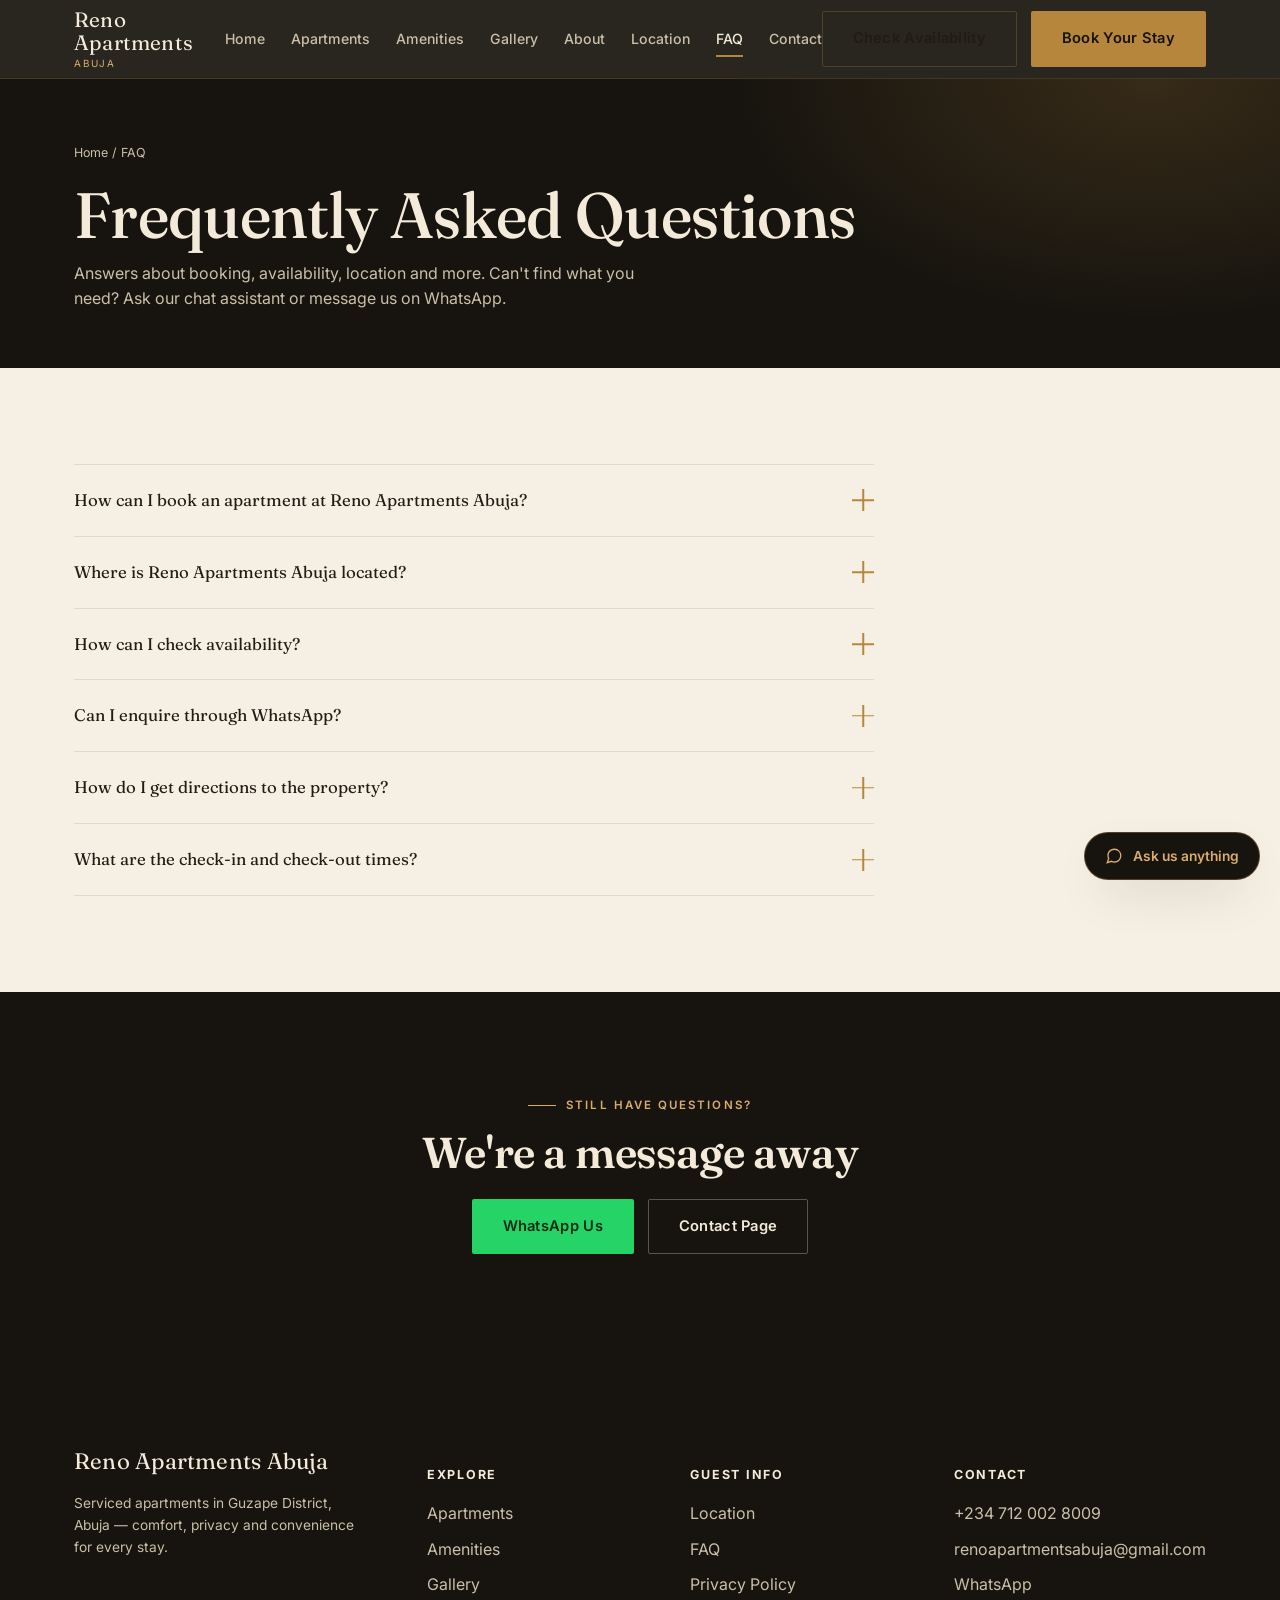
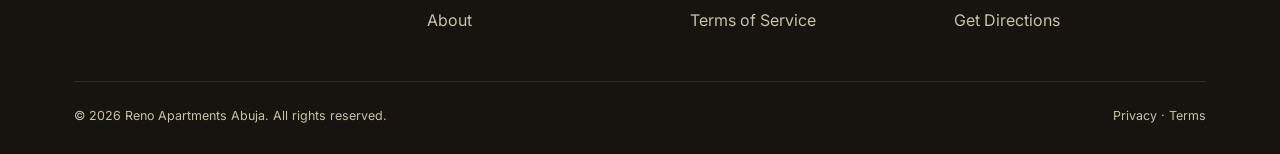
<file: faq.html>
<!DOCTYPE html>
<html lang="en">
<head>
<meta charset="UTF-8">
<meta name="viewport" content="width=device-width, initial-scale=1.0">
<title>FAQ | Reno Apartments Abuja</title>
<meta name="description" content="Frequently asked questions about booking, availability, location and check-in at Reno Apartments Abuja.">
<link rel="canonical" href="https://www.renoapartmentsabuja.com/faq.html">
<meta name="robots" content="index, follow">
<link rel="stylesheet" href="css/style.css">
<link rel="preconnect" href="https://fonts.googleapis.com">
<link rel="preconnect" href="https://fonts.gstatic.com" crossorigin>
<link href="https://fonts.googleapis.com/css2?family=Fraunces:opsz,wght@9..144,400;9..144,500;9..144,600&family=Inter:wght@400;500;600;700&display=swap" rel="stylesheet">
<script type="application/ld+json">
{
  "@context": "https://schema.org",
  "@type": "BreadcrumbList",
  "itemListElement": [
    {"@type":"ListItem","position":1,"name":"Home","item":"https://www.renoapartmentsabuja.com/"},
    {"@type":"ListItem","position":2,"name":"FAQ","item":"https://www.renoapartmentsabuja.com/faq.html"}
  ]
}
</script>
<script type="application/ld+json">
{
  "@context": "https://schema.org",
  "@type": "FAQPage",
  "mainEntity": [
    {"@type":"Question","name":"How can I book an apartment at Reno Apartments Abuja?","acceptedAnswer":{"@type":"Answer","text":"Use the booking form on this website to send a request with your dates and the apartment you're interested in, or message us directly on WhatsApp. Our team will confirm availability and rates with you personally."}},
    {"@type":"Question","name":"Where is Reno Apartments Abuja located?","acceptedAnswer":{"@type":"Answer","text":"4 Sam'ila Gwarzo Street, Guzape District, Abuja, Federal Capital Territory, Nigeria."}},
    {"@type":"Question","name":"How can I check availability?","acceptedAnswer":{"@type":"Answer","text":"Submit a booking request with your check-in and check-out dates through the website, or contact us on WhatsApp or by phone."}},
    {"@type":"Question","name":"Can I enquire through WhatsApp?","acceptedAnswer":{"@type":"Answer","text":"Yes — WhatsApp is the fastest way to reach us."}},
    {"@type":"Question","name":"How do I get directions to the property?","acceptedAnswer":{"@type":"Answer","text":"Tap Get Directions anywhere on the site to open our exact location in Google Maps."}}
  ]
}
</script>
</head>
<body>
<a class="skip-link" href="#main">Skip to content</a>
<header class="site-header">
  <div class="container">
    <a href="index.html" class="brand"><span class="brand-mark">Reno Apartments</span><span class="brand-sub">Abuja</span></a>
    <nav class="main-nav" aria-label="Primary">
      <ul>
        <li><a href="index.html">Home</a></li>
        <li><a href="apartments.html">Apartments</a></li>
        <li><a href="amenities.html">Amenities</a></li>
        <li><a href="gallery.html">Gallery</a></li>
        <li><a href="about.html">About</a></li>
        <li><a href="location.html">Location</a></li>
        <li><a href="faq.html" aria-current="page">FAQ</a></li>
        <li><a href="contact.html">Contact</a></li>
      </ul>
    </nav>
    <div class="header-cta">
      <a href="contact.html#booking" class="btn btn-outline">Check Availability</a>
      <a href="contact.html#booking" class="btn btn-primary">Book Your Stay</a>
    </div>
    <button class="nav-toggle" aria-label="Open menu" aria-expanded="false" aria-controls="mobile-nav">
      <svg viewBox="0 0 24 24" fill="none" stroke="currentColor" stroke-width="1.6"><path d="M3 6h18M3 12h18M3 18h18"/></svg>
    </button>
  </div>
</header>
<nav class="mobile-nav" id="mobile-nav" aria-label="Mobile">
  <ul>
    <li><a href="index.html">Home</a></li>
    <li><a href="apartments.html">Apartments</a></li>
    <li><a href="amenities.html">Amenities</a></li>
    <li><a href="gallery.html">Gallery</a></li>
    <li><a href="about.html">About</a></li>
    <li><a href="location.html">Location</a></li>
    <li><a href="faq.html">FAQ</a></li>
    <li><a href="contact.html">Contact</a></li>
  </ul>
  <div class="mobile-cta">
    <a href="contact.html#booking" class="btn btn-primary btn-block">Book Your Stay</a>
    <a href="#" class="btn btn-whatsapp btn-block" data-wa>WhatsApp Us</a>
  </div>
</nav>

<main id="main">
  <div class="page-hero">
    <div class="container">
      <div class="breadcrumb"><a href="index.html">Home</a> / FAQ</div>
      <h1>Frequently Asked Questions</h1>
      <p>Answers about booking, availability, location and more. Can't find what you need? Ask our chat assistant or message us on WhatsApp.</p>
    </div>
  </div>

  <section>
    <div class="container">
      <div class="faq-list" data-faq-list style="max-width:800px;"></div>
    </div>
  </section>

  <section class="section-dark text-center">
    <div class="container">
      <span class="eyebrow" style="justify-content:center">Still Have Questions?</span>
      <h2>We're a message away</h2>
      <div class="hero-actions" style="justify-content:center">
        <a href="#" class="btn btn-whatsapp" data-wa>WhatsApp Us</a>
        <a href="contact.html" class="btn btn-outline">Contact Page</a>
      </div>
    </div>
  </section>
</main>

<footer class="site-footer">
  <div class="container">
    <div class="footer-grid">
      <div class="footer-brand">
        <span class="brand-mark">Reno Apartments Abuja</span>
        <p>Serviced apartments in Guzape District, Abuja — comfort, privacy and convenience for every stay.</p>
      </div>
      <div><h5>Explore</h5><ul>
        <li><a href="apartments.html">Apartments</a></li>
        <li><a href="amenities.html">Amenities</a></li>
        <li><a href="gallery.html">Gallery</a></li>
        <li><a href="about.html">About</a></li>
      </ul></div>
      <div><h5>Guest Info</h5><ul>
        <li><a href="location.html">Location</a></li>
        <li><a href="faq.html">FAQ</a></li>
        <li><a href="privacy.html">Privacy Policy</a></li>
        <li><a href="terms.html">Terms of Service</a></li>
      </ul></div>
      <div><h5>Contact</h5><ul>
        <li><a href="#" data-tel="0" data-tel-text>Phone</a></li>
        <li><a href="#" data-email data-email-text>Email</a></li>
        <li><a href="#" data-wa>WhatsApp</a></li>
        <li><a href="#" data-directions>Get Directions</a></li>
      </ul></div>
    </div>
    <div class="footer-bottom">
      <span>© <span data-year></span> Reno Apartments Abuja. All rights reserved.</span>
      <span><a href="privacy.html">Privacy</a> · <a href="terms.html">Terms</a></span>
    </div>
  </div>
</footer>

<div class="mobile-action-bar">
  <div class="row">
    <a href="contact.html#booking" class="is-primary">Book</a>
    <a href="#" data-wa>WhatsApp</a>
    <a href="#" data-tel="0">Call</a>
  </div>
</div>

<button class="chat-launcher" data-chat-launcher aria-expanded="false" aria-controls="chat-panel">
  <svg viewBox="0 0 24 24" fill="none" stroke="currentColor" stroke-width="1.8"><path d="M21 11.5a8.38 8.38 0 01-.9 3.8 8.5 8.5 0 01-7.6 4.7 8.38 8.38 0 01-3.8-.9L3 21l1.9-5.7a8.38 8.38 0 01-.9-3.8 8.5 8.5 0 014.7-7.6 8.38 8.38 0 013.8-.9h.5a8.48 8.48 0 018 8v.5z"/></svg>
  Ask us anything
</button>
<div class="chat-panel" data-chat-panel id="chat-panel">
  <div class="chat-head">
    <div><strong>Reno Assistant</strong><span>Ask about apartments, booking &amp; more</span></div>
    <button class="chat-close" aria-label="Close chat">&times;</button>
  </div>
  <div class="chat-body">
    <div class="chat-msg bot">Hi! I can help with booking, availability, amenities, location or contact info. What would you like to know?</div>
  </div>
  <div class="chat-suggestions">
    <button type="button">How do I book?</button>
    <button type="button">Where are you located?</button>
    <button type="button">What amenities do you have?</button>
  </div>
  <form class="chat-form">
    <input type="text" placeholder="Type your question…" aria-label="Type your question">
    <button type="submit">Send</button>
  </form>
</div>

<script src="data/property.js"></script>
<script src="js/main.js"></script>
</body>
</html>
</file>
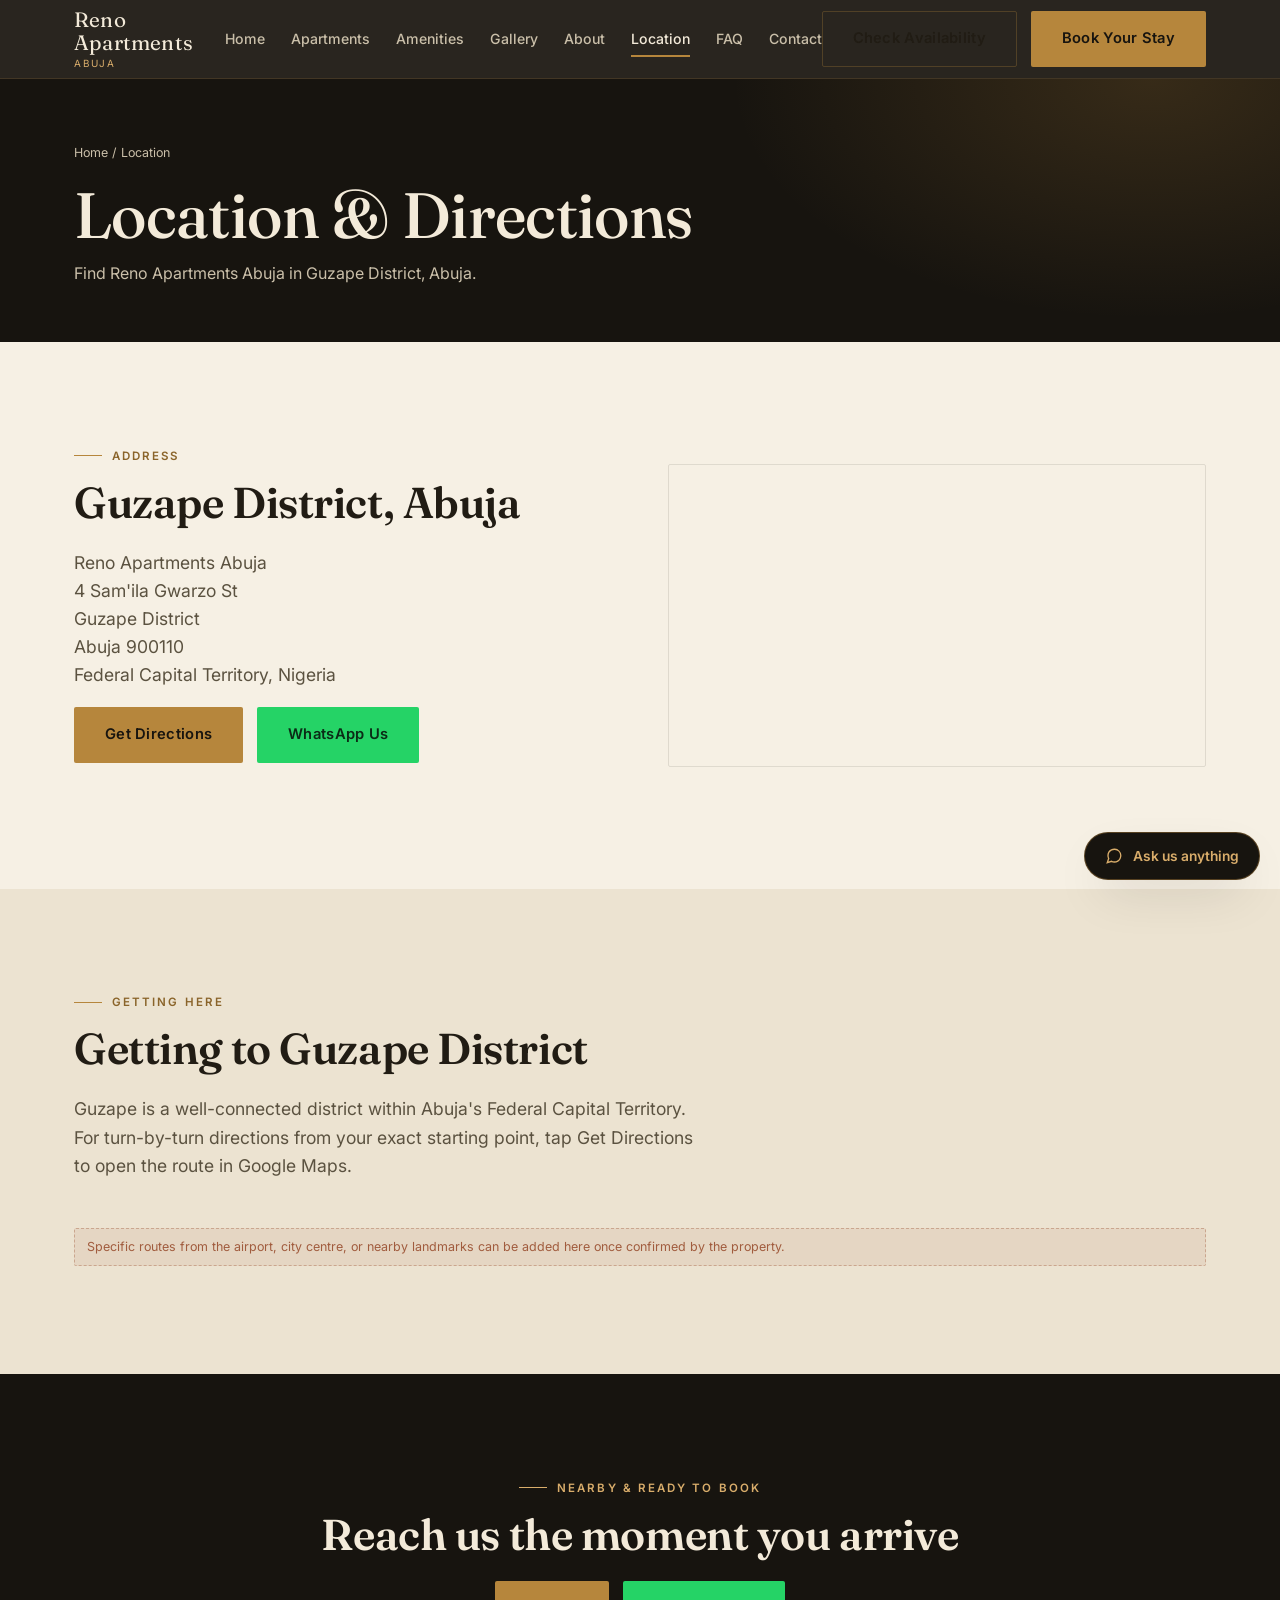
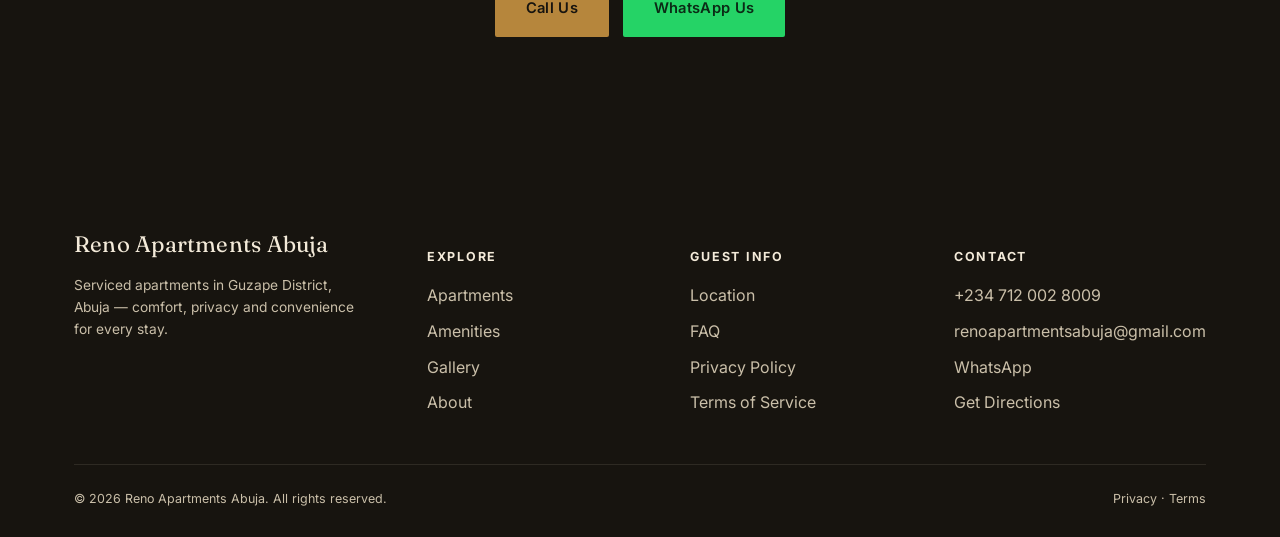
<file: location.html>
<!DOCTYPE html>
<html lang="en">
<head>
<meta charset="UTF-8">
<meta name="viewport" content="width=device-width, initial-scale=1.0">
<title>Location & Directions | Reno Apartments Abuja</title>
<meta name="description" content="Reno Apartments Abuja is located at 4 Sam'ila Gwarzo St, Guzape District, Abuja 900110, Federal Capital Territory, Nigeria. Get directions.">
<link rel="canonical" href="https://www.renoapartmentsabuja.com/location.html">
<meta name="robots" content="index, follow">
<link rel="stylesheet" href="css/style.css">
<link rel="preconnect" href="https://fonts.googleapis.com">
<link rel="preconnect" href="https://fonts.gstatic.com" crossorigin>
<link href="https://fonts.googleapis.com/css2?family=Fraunces:opsz,wght@9..144,400;9..144,500;9..144,600&family=Inter:wght@400;500;600;700&display=swap" rel="stylesheet">
<script type="application/ld+json">
{
  "@context": "https://schema.org",
  "@type": "BreadcrumbList",
  "itemListElement": [
    {"@type":"ListItem","position":1,"name":"Home","item":"https://www.renoapartmentsabuja.com/"},
    {"@type":"ListItem","position":2,"name":"Location","item":"https://www.renoapartmentsabuja.com/location.html"}
  ]
}
</script>
</head>
<body>
<a class="skip-link" href="#main">Skip to content</a>
<header class="site-header">
  <div class="container">
    <a href="index.html" class="brand"><span class="brand-mark">Reno Apartments</span><span class="brand-sub">Abuja</span></a>
    <nav class="main-nav" aria-label="Primary">
      <ul>
        <li><a href="index.html">Home</a></li>
        <li><a href="apartments.html">Apartments</a></li>
        <li><a href="amenities.html">Amenities</a></li>
        <li><a href="gallery.html">Gallery</a></li>
        <li><a href="about.html">About</a></li>
        <li><a href="location.html" aria-current="page">Location</a></li>
        <li><a href="faq.html">FAQ</a></li>
        <li><a href="contact.html">Contact</a></li>
      </ul>
    </nav>
    <div class="header-cta">
      <a href="contact.html#booking" class="btn btn-outline">Check Availability</a>
      <a href="contact.html#booking" class="btn btn-primary">Book Your Stay</a>
    </div>
    <button class="nav-toggle" aria-label="Open menu" aria-expanded="false" aria-controls="mobile-nav">
      <svg viewBox="0 0 24 24" fill="none" stroke="currentColor" stroke-width="1.6"><path d="M3 6h18M3 12h18M3 18h18"/></svg>
    </button>
  </div>
</header>
<nav class="mobile-nav" id="mobile-nav" aria-label="Mobile">
  <ul>
    <li><a href="index.html">Home</a></li>
    <li><a href="apartments.html">Apartments</a></li>
    <li><a href="amenities.html">Amenities</a></li>
    <li><a href="gallery.html">Gallery</a></li>
    <li><a href="about.html">About</a></li>
    <li><a href="location.html">Location</a></li>
    <li><a href="faq.html">FAQ</a></li>
    <li><a href="contact.html">Contact</a></li>
  </ul>
  <div class="mobile-cta">
    <a href="contact.html#booking" class="btn btn-primary btn-block">Book Your Stay</a>
    <a href="#" class="btn btn-whatsapp btn-block" data-wa>WhatsApp Us</a>
  </div>
</nav>

<main id="main">
  <div class="page-hero">
    <div class="container">
      <div class="breadcrumb"><a href="index.html">Home</a> / Location</div>
      <h1>Location &amp; Directions</h1>
      <p>Find Reno Apartments Abuja in Guzape District, Abuja.</p>
    </div>
  </div>

  <section>
    <div class="container two-col">
      <div>
        <span class="eyebrow">Address</span>
        <h2>Guzape District, Abuja</h2>
        <p class="lede">
          Reno Apartments Abuja<br>
          4 Sam'ila Gwarzo St<br>
          Guzape District<br>
          Abuja 900110<br>
          Federal Capital Territory, Nigeria
        </p>
        <div class="hero-actions">
          <a href="#" class="btn btn-primary" data-directions>Get Directions</a>
          <a href="#" class="btn btn-whatsapp" data-wa>WhatsApp Us</a>
        </div>
      </div>
      <div class="map-frame">
        <iframe src="https://www.google.com/maps?q=Reno+Apartments+Abuja,+4+Sam'ila+Gwarzo+St,+Guzape,+Abuja&output=embed" title="Map showing Reno Apartments Abuja location in Guzape District, Abuja" loading="lazy" referrerpolicy="no-referrer-when-downgrade"></iframe>
      </div>
    </div>
  </section>

  <section class="section-dim">
    <div class="container">
      <div class="section-head">
        <span class="eyebrow">Getting Here</span>
        <h2>Getting to Guzape District</h2>
        <p class="lede">Guzape is a well-connected district within Abuja's Federal Capital Territory. For turn-by-turn directions from your exact starting point, tap Get Directions to open the route in Google Maps.</p>
      </div>
      <p class="placeholder-note">Specific routes from the airport, city centre, or nearby landmarks can be added here once confirmed by the property.</p>
    </div>
  </section>

  <section class="section-dark text-center">
    <div class="container">
      <span class="eyebrow" style="justify-content:center">Nearby &amp; Ready to Book</span>
      <h2>Reach us the moment you arrive</h2>
      <div class="hero-actions" style="justify-content:center">
        <a href="#" class="btn btn-primary" data-tel="0">Call Us</a>
        <a href="#" class="btn btn-whatsapp" data-wa>WhatsApp Us</a>
      </div>
    </div>
  </section>
</main>

<footer class="site-footer">
  <div class="container">
    <div class="footer-grid">
      <div class="footer-brand">
        <span class="brand-mark">Reno Apartments Abuja</span>
        <p>Serviced apartments in Guzape District, Abuja — comfort, privacy and convenience for every stay.</p>
      </div>
      <div><h5>Explore</h5><ul>
        <li><a href="apartments.html">Apartments</a></li>
        <li><a href="amenities.html">Amenities</a></li>
        <li><a href="gallery.html">Gallery</a></li>
        <li><a href="about.html">About</a></li>
      </ul></div>
      <div><h5>Guest Info</h5><ul>
        <li><a href="location.html">Location</a></li>
        <li><a href="faq.html">FAQ</a></li>
        <li><a href="privacy.html">Privacy Policy</a></li>
        <li><a href="terms.html">Terms of Service</a></li>
      </ul></div>
      <div><h5>Contact</h5><ul>
        <li><a href="#" data-tel="0" data-tel-text>Phone</a></li>
        <li><a href="#" data-email data-email-text>Email</a></li>
        <li><a href="#" data-wa>WhatsApp</a></li>
        <li><a href="#" data-directions>Get Directions</a></li>
      </ul></div>
    </div>
    <div class="footer-bottom">
      <span>© <span data-year></span> Reno Apartments Abuja. All rights reserved.</span>
      <span><a href="privacy.html">Privacy</a> · <a href="terms.html">Terms</a></span>
    </div>
  </div>
</footer>

<div class="mobile-action-bar">
  <div class="row">
    <a href="contact.html#booking" class="is-primary">Book</a>
    <a href="#" data-wa>WhatsApp</a>
    <a href="#" data-tel="0">Call</a>
  </div>
</div>

<button class="chat-launcher" data-chat-launcher aria-expanded="false" aria-controls="chat-panel">
  <svg viewBox="0 0 24 24" fill="none" stroke="currentColor" stroke-width="1.8"><path d="M21 11.5a8.38 8.38 0 01-.9 3.8 8.5 8.5 0 01-7.6 4.7 8.38 8.38 0 01-3.8-.9L3 21l1.9-5.7a8.38 8.38 0 01-.9-3.8 8.5 8.5 0 014.7-7.6 8.38 8.38 0 013.8-.9h.5a8.48 8.48 0 018 8v.5z"/></svg>
  Ask us anything
</button>
<div class="chat-panel" data-chat-panel id="chat-panel">
  <div class="chat-head">
    <div><strong>Reno Assistant</strong><span>Ask about apartments, booking &amp; more</span></div>
    <button class="chat-close" aria-label="Close chat">&times;</button>
  </div>
  <div class="chat-body">
    <div class="chat-msg bot">Hi! I can help with booking, availability, amenities, location or contact info. What would you like to know?</div>
  </div>
  <div class="chat-suggestions">
    <button type="button">How do I book?</button>
    <button type="button">Where are you located?</button>
    <button type="button">What amenities do you have?</button>
  </div>
  <form class="chat-form">
    <input type="text" placeholder="Type your question…" aria-label="Type your question">
    <button type="submit">Send</button>
  </form>
</div>

<script src="data/property.js"></script>
<script src="js/main.js"></script>
</body>
</html>
</file>
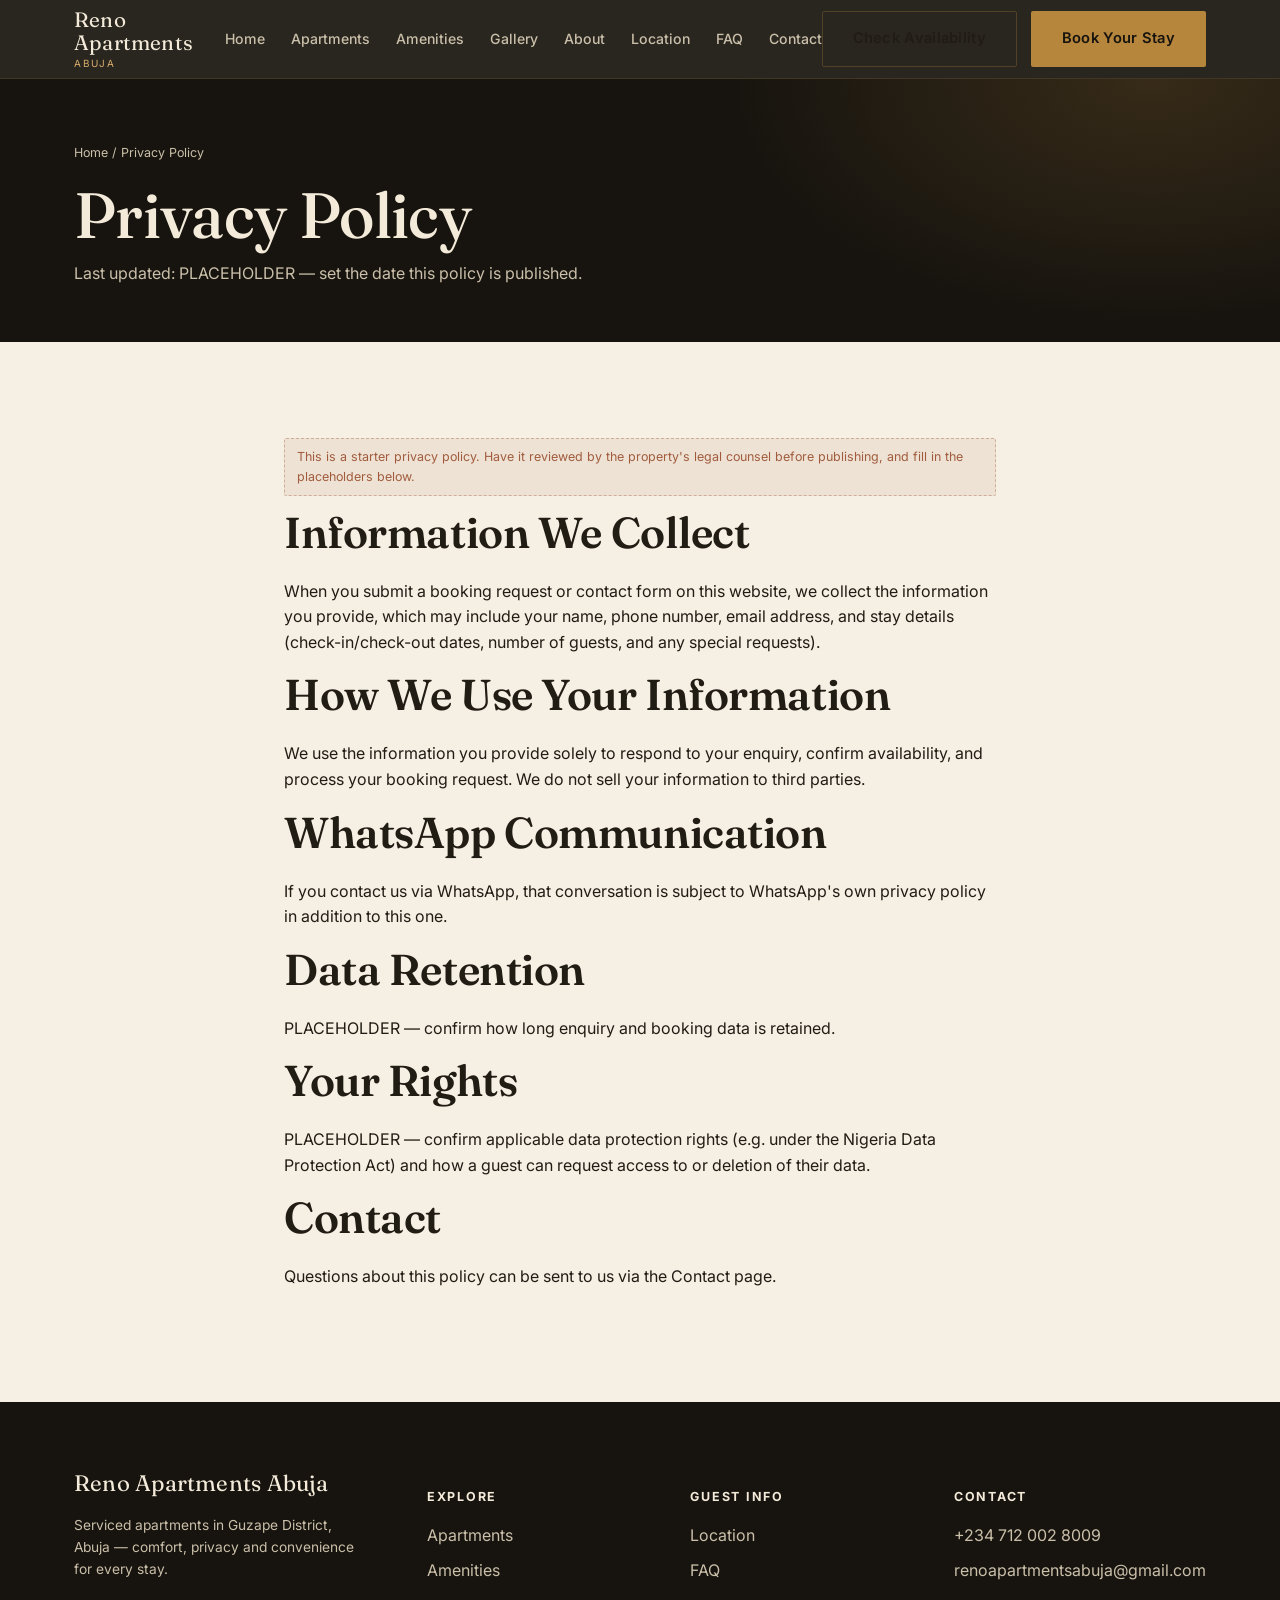
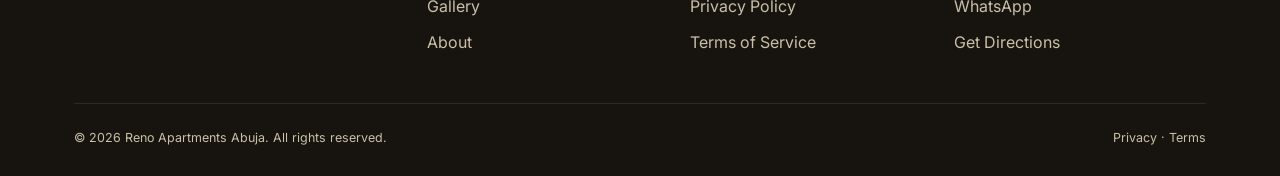
<file: privacy.html>
<!DOCTYPE html>
<html lang="en">
<head>
<meta charset="UTF-8">
<meta name="viewport" content="width=device-width, initial-scale=1.0">
<title>Privacy Policy | Reno Apartments Abuja</title>
<meta name="description" content="Privacy policy for the Reno Apartments Abuja website.">
<link rel="canonical" href="https://www.renoapartmentsabuja.com/privacy.html">
<meta name="robots" content="index, follow">
<link rel="stylesheet" href="css/style.css">
<link rel="preconnect" href="https://fonts.googleapis.com">
<link rel="preconnect" href="https://fonts.gstatic.com" crossorigin>
<link href="https://fonts.googleapis.com/css2?family=Fraunces:opsz,wght@9..144,400;9..144,500;9..144,600&family=Inter:wght@400;500;600;700&display=swap" rel="stylesheet">
</head>
<body>
<a class="skip-link" href="#main">Skip to content</a>
<header class="site-header">
  <div class="container">
    <a href="index.html" class="brand"><span class="brand-mark">Reno Apartments</span><span class="brand-sub">Abuja</span></a>
    <nav class="main-nav" aria-label="Primary">
      <ul>
        <li><a href="index.html">Home</a></li>
        <li><a href="apartments.html">Apartments</a></li>
        <li><a href="amenities.html">Amenities</a></li>
        <li><a href="gallery.html">Gallery</a></li>
        <li><a href="about.html">About</a></li>
        <li><a href="location.html">Location</a></li>
        <li><a href="faq.html">FAQ</a></li>
        <li><a href="contact.html">Contact</a></li>
      </ul>
    </nav>
    <div class="header-cta">
      <a href="contact.html#booking" class="btn btn-outline">Check Availability</a>
      <a href="contact.html#booking" class="btn btn-primary">Book Your Stay</a>
    </div>
    <button class="nav-toggle" aria-label="Open menu" aria-expanded="false" aria-controls="mobile-nav">
      <svg viewBox="0 0 24 24" fill="none" stroke="currentColor" stroke-width="1.6"><path d="M3 6h18M3 12h18M3 18h18"/></svg>
    </button>
  </div>
</header>
<nav class="mobile-nav" id="mobile-nav" aria-label="Mobile">
  <ul>
    <li><a href="index.html">Home</a></li>
    <li><a href="apartments.html">Apartments</a></li>
    <li><a href="amenities.html">Amenities</a></li>
    <li><a href="gallery.html">Gallery</a></li>
    <li><a href="about.html">About</a></li>
    <li><a href="location.html">Location</a></li>
    <li><a href="faq.html">FAQ</a></li>
    <li><a href="contact.html">Contact</a></li>
  </ul>
  <div class="mobile-cta">
    <a href="contact.html#booking" class="btn btn-primary btn-block">Book Your Stay</a>
    <a href="#" class="btn btn-whatsapp btn-block" data-wa>WhatsApp Us</a>
  </div>
</nav>

<main id="main">
  <div class="page-hero">
    <div class="container">
      <div class="breadcrumb"><a href="index.html">Home</a> / Privacy Policy</div>
      <h1>Privacy Policy</h1>
      <p>Last updated: PLACEHOLDER — set the date this policy is published.</p>
    </div>
  </div>
  <section>
    <div class="container" style="max-width:760px;">
      <p class="placeholder-note">This is a starter privacy policy. Have it reviewed by the property's legal counsel before publishing, and fill in the placeholders below.</p>
      <h2>Information We Collect</h2>
      <p>When you submit a booking request or contact form on this website, we collect the information you provide, which may include your name, phone number, email address, and stay details (check-in/check-out dates, number of guests, and any special requests).</p>
      <h2>How We Use Your Information</h2>
      <p>We use the information you provide solely to respond to your enquiry, confirm availability, and process your booking request. We do not sell your information to third parties.</p>
      <h2>WhatsApp Communication</h2>
      <p>If you contact us via WhatsApp, that conversation is subject to WhatsApp's own privacy policy in addition to this one.</p>
      <h2>Data Retention</h2>
      <p>PLACEHOLDER — confirm how long enquiry and booking data is retained.</p>
      <h2>Your Rights</h2>
      <p>PLACEHOLDER — confirm applicable data protection rights (e.g. under the Nigeria Data Protection Act) and how a guest can request access to or deletion of their data.</p>
      <h2>Contact</h2>
      <p>Questions about this policy can be sent to us via the <a href="contact.html">Contact page</a>.</p>
    </div>
  </section>
</main>

<footer class="site-footer">
  <div class="container">
    <div class="footer-grid">
      <div class="footer-brand">
        <span class="brand-mark">Reno Apartments Abuja</span>
        <p>Serviced apartments in Guzape District, Abuja — comfort, privacy and convenience for every stay.</p>
      </div>
      <div><h5>Explore</h5><ul>
        <li><a href="apartments.html">Apartments</a></li>
        <li><a href="amenities.html">Amenities</a></li>
        <li><a href="gallery.html">Gallery</a></li>
        <li><a href="about.html">About</a></li>
      </ul></div>
      <div><h5>Guest Info</h5><ul>
        <li><a href="location.html">Location</a></li>
        <li><a href="faq.html">FAQ</a></li>
        <li><a href="privacy.html">Privacy Policy</a></li>
        <li><a href="terms.html">Terms of Service</a></li>
      </ul></div>
      <div><h5>Contact</h5><ul>
        <li><a href="#" data-tel="0" data-tel-text>Phone</a></li>
        <li><a href="#" data-email data-email-text>Email</a></li>
        <li><a href="#" data-wa>WhatsApp</a></li>
        <li><a href="#" data-directions>Get Directions</a></li>
      </ul></div>
    </div>
    <div class="footer-bottom">
      <span>© <span data-year></span> Reno Apartments Abuja. All rights reserved.</span>
      <span><a href="privacy.html">Privacy</a> · <a href="terms.html">Terms</a></span>
    </div>
  </div>
</footer>

<div class="mobile-action-bar">
  <div class="row">
    <a href="contact.html#booking" class="is-primary">Book</a>
    <a href="#" data-wa>WhatsApp</a>
    <a href="#" data-tel="0">Call</a>
  </div>
</div>

<script src="data/property.js"></script>
<script src="js/main.js"></script>
</body>
</html>
</file>
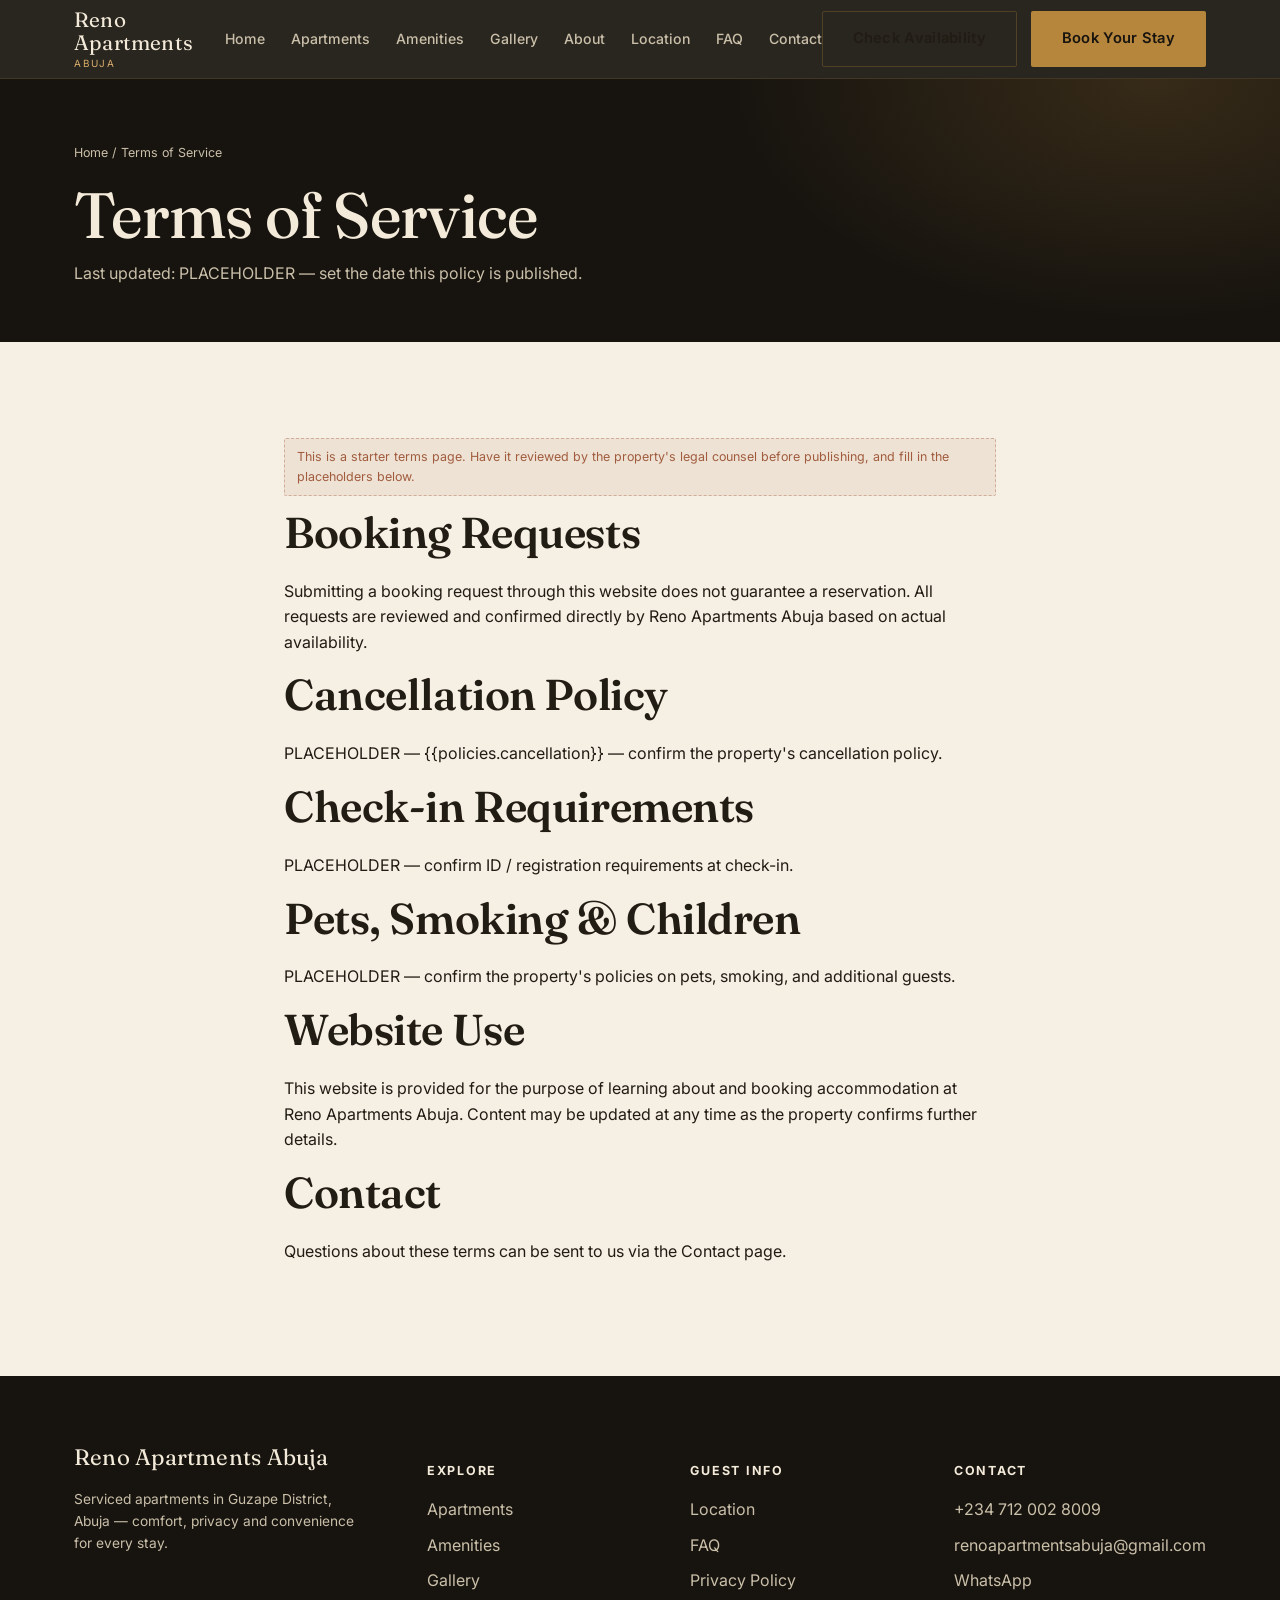
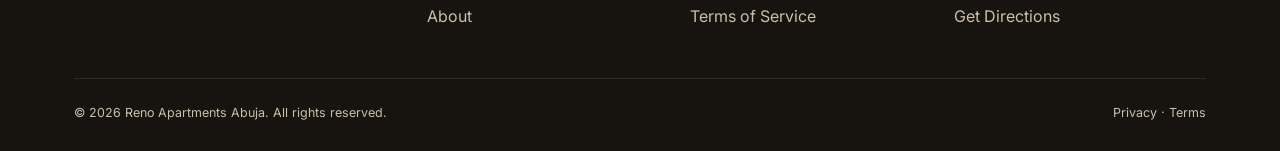
<file: terms.html>
<!DOCTYPE html>
<html lang="en">
<head>
<meta charset="UTF-8">
<meta name="viewport" content="width=device-width, initial-scale=1.0">
<title>Terms of Service | Reno Apartments Abuja</title>
<meta name="description" content="Terms of service for the Reno Apartments Abuja website and booking requests.">
<link rel="canonical" href="https://www.renoapartmentsabuja.com/terms.html">
<meta name="robots" content="index, follow">
<link rel="stylesheet" href="css/style.css">
<link rel="preconnect" href="https://fonts.googleapis.com">
<link rel="preconnect" href="https://fonts.gstatic.com" crossorigin>
<link href="https://fonts.googleapis.com/css2?family=Fraunces:opsz,wght@9..144,400;9..144,500;9..144,600&family=Inter:wght@400;500;600;700&display=swap" rel="stylesheet">
</head>
<body>
<a class="skip-link" href="#main">Skip to content</a>
<header class="site-header">
  <div class="container">
    <a href="index.html" class="brand"><span class="brand-mark">Reno Apartments</span><span class="brand-sub">Abuja</span></a>
    <nav class="main-nav" aria-label="Primary">
      <ul>
        <li><a href="index.html">Home</a></li>
        <li><a href="apartments.html">Apartments</a></li>
        <li><a href="amenities.html">Amenities</a></li>
        <li><a href="gallery.html">Gallery</a></li>
        <li><a href="about.html">About</a></li>
        <li><a href="location.html">Location</a></li>
        <li><a href="faq.html">FAQ</a></li>
        <li><a href="contact.html">Contact</a></li>
      </ul>
    </nav>
    <div class="header-cta">
      <a href="contact.html#booking" class="btn btn-outline">Check Availability</a>
      <a href="contact.html#booking" class="btn btn-primary">Book Your Stay</a>
    </div>
    <button class="nav-toggle" aria-label="Open menu" aria-expanded="false" aria-controls="mobile-nav">
      <svg viewBox="0 0 24 24" fill="none" stroke="currentColor" stroke-width="1.6"><path d="M3 6h18M3 12h18M3 18h18"/></svg>
    </button>
  </div>
</header>
<nav class="mobile-nav" id="mobile-nav" aria-label="Mobile">
  <ul>
    <li><a href="index.html">Home</a></li>
    <li><a href="apartments.html">Apartments</a></li>
    <li><a href="amenities.html">Amenities</a></li>
    <li><a href="gallery.html">Gallery</a></li>
    <li><a href="about.html">About</a></li>
    <li><a href="location.html">Location</a></li>
    <li><a href="faq.html">FAQ</a></li>
    <li><a href="contact.html">Contact</a></li>
  </ul>
  <div class="mobile-cta">
    <a href="contact.html#booking" class="btn btn-primary btn-block">Book Your Stay</a>
    <a href="#" class="btn btn-whatsapp btn-block" data-wa>WhatsApp Us</a>
  </div>
</nav>

<main id="main">
  <div class="page-hero">
    <div class="container">
      <div class="breadcrumb"><a href="index.html">Home</a> / Terms of Service</div>
      <h1>Terms of Service</h1>
      <p>Last updated: PLACEHOLDER — set the date this policy is published.</p>
    </div>
  </div>
  <section>
    <div class="container" style="max-width:760px;">
      <p class="placeholder-note">This is a starter terms page. Have it reviewed by the property's legal counsel before publishing, and fill in the placeholders below.</p>
      <h2>Booking Requests</h2>
      <p>Submitting a booking request through this website does not guarantee a reservation. All requests are reviewed and confirmed directly by Reno Apartments Abuja based on actual availability.</p>
      <h2>Cancellation Policy</h2>
      <p>PLACEHOLDER — {{policies.cancellation}} — confirm the property's cancellation policy.</p>
      <h2>Check-in Requirements</h2>
      <p>PLACEHOLDER — confirm ID / registration requirements at check-in.</p>
      <h2>Pets, Smoking &amp; Children</h2>
      <p>PLACEHOLDER — confirm the property's policies on pets, smoking, and additional guests.</p>
      <h2>Website Use</h2>
      <p>This website is provided for the purpose of learning about and booking accommodation at Reno Apartments Abuja. Content may be updated at any time as the property confirms further details.</p>
      <h2>Contact</h2>
      <p>Questions about these terms can be sent to us via the <a href="contact.html">Contact page</a>.</p>
    </div>
  </section>
</main>

<footer class="site-footer">
  <div class="container">
    <div class="footer-grid">
      <div class="footer-brand">
        <span class="brand-mark">Reno Apartments Abuja</span>
        <p>Serviced apartments in Guzape District, Abuja — comfort, privacy and convenience for every stay.</p>
      </div>
      <div><h5>Explore</h5><ul>
        <li><a href="apartments.html">Apartments</a></li>
        <li><a href="amenities.html">Amenities</a></li>
        <li><a href="gallery.html">Gallery</a></li>
        <li><a href="about.html">About</a></li>
      </ul></div>
      <div><h5>Guest Info</h5><ul>
        <li><a href="location.html">Location</a></li>
        <li><a href="faq.html">FAQ</a></li>
        <li><a href="privacy.html">Privacy Policy</a></li>
        <li><a href="terms.html">Terms of Service</a></li>
      </ul></div>
      <div><h5>Contact</h5><ul>
        <li><a href="#" data-tel="0" data-tel-text>Phone</a></li>
        <li><a href="#" data-email data-email-text>Email</a></li>
        <li><a href="#" data-wa>WhatsApp</a></li>
        <li><a href="#" data-directions>Get Directions</a></li>
      </ul></div>
    </div>
    <div class="footer-bottom">
      <span>© <span data-year></span> Reno Apartments Abuja. All rights reserved.</span>
      <span><a href="privacy.html">Privacy</a> · <a href="terms.html">Terms</a></span>
    </div>
  </div>
</footer>

<div class="mobile-action-bar">
  <div class="row">
    <a href="contact.html#booking" class="is-primary">Book</a>
    <a href="#" data-wa>WhatsApp</a>
    <a href="#" data-tel="0">Call</a>
  </div>
</div>

<script src="data/property.js"></script>
<script src="js/main.js"></script>
</body>
</html>
</file>
<file: css/style.css>
/* =========================================================================
   RENO APARTMENTS ABUJA — DESIGN SYSTEM
   Palette: charcoal espresso ground, warm cream paper, brass/gold accent —
   drawn from the property's own interiors (brass elevator, gold headboard
   trim, amber room lighting seen throughout the real photography).
   ========================================================================= */

:root {
  --ink: #17140f;           /* near-black espresso */
  --ink-soft: #2a241c;      /* charcoal panel */
  --paper: #f6f0e4;         /* warm cream */
  --paper-dim: #ece3d1;     /* deeper cream for cards on cream ground */
  --brass: #b6863c;         /* primary brass/gold accent */
  --brass-light: #d9ad6b;   /* brass hover / highlight */
  --brass-deep: #8a642a;    /* brass pressed / text-on-cream accent */
  --clay: #a15c3e;          /* secondary warm accent (terracotta clay) */
  --line: rgba(182, 134, 60, 0.28);
  --line-soft: rgba(23, 20, 15, 0.1);
  --text-on-dark: #f3ead9;
  --text-on-dark-dim: #cabfa9;
  --text-on-light: #211c14;
  --text-on-light-dim: #5b5240;
  --shadow: 0 20px 50px -20px rgba(23, 20, 15, 0.45);
  --radius: 2px;
  --font-display: "Fraunces", "Newsreader", Georgia, "Times New Roman", serif;
  --font-body: "Inter", -apple-system, BlinkMacSystemFont, "Segoe UI", sans-serif;
  --font-mono: "Fraunces", Georgia, serif;
  --maxw: 1180px;
}

* { box-sizing: border-box; }
html { scroll-behavior: smooth; }

@media (prefers-reduced-motion: reduce) {
  html { scroll-behavior: auto; }
  *, *::before, *::after { animation-duration: 0.001ms !important; animation-iteration-count: 1 !important; transition-duration: 0.001ms !important; scroll-behavior: auto !important; }
}

body {
  margin: 0;
  font-family: var(--font-body);
  background: var(--paper);
  color: var(--text-on-light);
  line-height: 1.6;
  -webkit-font-smoothing: antialiased;
}

img { max-width: 100%; display: block; }
a { color: inherit; text-decoration: none; }
button { font-family: inherit; cursor: pointer; }

.container { max-width: var(--maxw); margin: 0 auto; padding: 0 24px; }

h1, h2, h3, h4 {
  font-family: var(--font-display);
  font-weight: 600;
  line-height: 1.12;
  margin: 0 0 0.5em;
  letter-spacing: -0.01em;
}
h1 { font-size: clamp(2.4rem, 5vw, 4.2rem); font-weight: 500; }
h2 { font-size: clamp(1.9rem, 3.4vw, 2.7rem); }
h3 { font-size: 1.35rem; }
p { margin: 0 0 1em; }
.eyebrow {
  font-family: var(--font-body);
  text-transform: uppercase;
  letter-spacing: 0.18em;
  font-size: 0.72rem;
  font-weight: 600;
  color: var(--brass-deep);
  display: inline-flex;
  align-items: center;
  gap: 10px;
  margin-bottom: 14px;
}
.eyebrow::before {
  content: "";
  width: 28px;
  height: 1px;
  background: var(--brass);
  display: inline-block;
}
.section-dark .eyebrow { color: var(--brass-light); }
.section-dark .eyebrow::before { background: var(--brass-light); }

.lede { font-size: 1.1rem; color: var(--text-on-light-dim); max-width: 620px; }
.section-dark .lede { color: var(--text-on-dark-dim); }

/* Visually hidden (skip link target labels, etc.) */
.sr-only {
  position: absolute; width: 1px; height: 1px; padding: 0; margin: -1px;
  overflow: hidden; clip: rect(0,0,0,0); white-space: nowrap; border: 0;
}
.skip-link {
  position: absolute; left: 12px; top: -60px; background: var(--ink);
  color: var(--paper); padding: 12px 18px; z-index: 1000; transition: top .2s ease;
  border-radius: var(--radius);
}
.skip-link:focus { top: 12px; }

/* Focus visibility */
a:focus-visible, button:focus-visible, input:focus-visible, textarea:focus-visible, select:focus-visible {
  outline: 2px solid var(--brass);
  outline-offset: 3px;
}

/* ---------- Sections ---------- */
section { padding: 96px 0; }
@media (max-width: 720px) { section { padding: 64px 0; } }
.section-dark { background: var(--ink); color: var(--text-on-dark); }
.section-dim { background: var(--paper-dim); }
.section-head { max-width: 640px; margin-bottom: 48px; }
.section-head.center { margin-left: auto; margin-right: auto; text-align: center; }

/* ---------- Buttons ---------- */
.btn {
  display: inline-flex; align-items: center; justify-content: center; gap: 10px;
  padding: 15px 30px; font-size: 0.92rem; font-weight: 600; letter-spacing: 0.02em;
  border-radius: var(--radius); border: 1px solid transparent; white-space: nowrap;
  transition: transform .18s ease, background .18s ease, border-color .18s ease, color .18s ease;
}
.btn:active { transform: translateY(1px); }
.btn-primary { background: var(--brass); color: var(--ink); }
.btn-primary:hover { background: var(--brass-light); }
.btn-outline { background: transparent; border-color: var(--line); color: inherit; }
.btn-outline:hover { border-color: var(--brass); color: var(--brass-deep); }
.section-dark .btn-outline { border-color: rgba(243,234,217,0.3); color: var(--text-on-dark); }
.section-dark .btn-outline:hover { border-color: var(--brass-light); color: var(--brass-light); }
.btn-whatsapp { background: #25D366; color: #0b2b16; }
.btn-whatsapp:hover { background: #35e376; }
.btn-block { width: 100%; }
.btn[disabled] { opacity: 0.55; cursor: not-allowed; }

.btn-icon { width: 18px; height: 18px; flex: none; }

/* ---------- Header ---------- */
.site-header {
  position: sticky; top: 0; z-index: 500; background: rgba(23,20,15,0.92);
  backdrop-filter: saturate(140%) blur(10px);
  border-bottom: 1px solid rgba(182,134,60,0.18);
}
.site-header .container { display: flex; align-items: center; justify-content: space-between; height: 78px; }
.brand { display: flex; flex-direction: column; line-height: 1.1; color: var(--text-on-dark); }
.brand-mark { font-family: var(--font-display); font-size: 1.3rem; letter-spacing: 0.01em; }
.brand-sub { font-size: 0.62rem; text-transform: uppercase; letter-spacing: 0.18em; color: var(--brass-light); margin-top: 3px; }

.main-nav { display: flex; align-items: center; gap: 30px; }
.main-nav ul { list-style: none; display: flex; gap: 26px; margin: 0; padding: 0; }
.main-nav a {
  color: var(--text-on-dark-dim); font-size: 0.88rem; font-weight: 500; position: relative;
  padding: 6px 0;
}
.main-nav a:hover, .main-nav a[aria-current="page"] { color: var(--text-on-dark); }
.main-nav a[aria-current="page"]::after {
  content: ""; position: absolute; left: 0; right: 0; bottom: -4px; height: 2px; background: var(--brass);
}
.header-cta { display: flex; align-items: center; gap: 14px; }
.nav-toggle {
  display: none; background: none; border: none; color: var(--text-on-dark); padding: 8px;
}
.nav-toggle svg { width: 26px; height: 26px; }

@media (max-width: 940px) {
  .main-nav ul { display: none; }
  .header-cta .btn-outline { display: none; }
  .nav-toggle { display: inline-flex; }
}
@media (max-width: 480px) {
  .brand-mark { font-size: 1.05rem; }
  .site-header .container { height: 66px; }
  .mobile-nav { inset: 66px 0 0 0; }
  .header-cta .btn { padding: 12px 16px; font-size: 0.8rem; }
}

.mobile-nav {
  position: fixed; inset: 78px 0 0 0; background: var(--ink); z-index: 490;
  transform: translateX(100%); transition: transform .28s ease; overflow-y: auto;
}
.mobile-nav.open { transform: translateX(0); }
.mobile-nav ul { list-style: none; margin: 0; padding: 20px 24px 40px; }
.mobile-nav li { border-bottom: 1px solid rgba(243,234,217,0.08); }
.mobile-nav a { display: block; padding: 18px 4px; color: var(--text-on-dark); font-size: 1.1rem; font-family: var(--font-display); }
.mobile-nav .mobile-cta { padding: 24px 4px 0; display: flex; flex-direction: column; gap: 12px; }

/* ---------- Hero ---------- */
.hero {
  position: relative; background: var(--ink); color: var(--text-on-dark);
  padding: 120px 0 100px; overflow: hidden;
}
.hero::before {
  content: ""; position: absolute; inset: 0;
  background:
    radial-gradient(ellipse 900px 500px at 85% -10%, rgba(182,134,60,0.24), transparent 60%),
    radial-gradient(ellipse 700px 500px at 0% 100%, rgba(161,92,62,0.18), transparent 60%);
  pointer-events: none;
}
.hero-grid { position: relative; display: grid; grid-template-columns: 1.05fr 0.95fr; gap: 56px; align-items: center; }
@media (max-width: 900px) { .hero-grid { grid-template-columns: 1fr; } }
.hero-location {
  display: inline-flex; align-items: center; gap: 8px; font-size: 0.82rem;
  color: var(--brass-light); border: 1px solid rgba(182,134,60,0.35); padding: 7px 14px;
  border-radius: 999px; margin-bottom: 22px;
}
.hero h1 { margin-bottom: 20px; }
.hero-copy { color: var(--text-on-dark-dim); font-size: 1.12rem; max-width: 520px; margin-bottom: 34px; }
.hero-actions { display: flex; gap: 14px; flex-wrap: wrap; margin-bottom: 30px; }
.hero-directions { display: inline-flex; align-items: center; gap: 8px; color: var(--text-on-dark-dim); font-size: 0.88rem; border-bottom: 1px solid rgba(243,234,217,0.25); padding-bottom: 2px; }
.hero-directions:hover { color: var(--brass-light); border-color: var(--brass-light); }

.hero-visual {
  position: relative; border-radius: var(--radius); overflow: hidden; box-shadow: var(--shadow);
  aspect-ratio: 4/5;
}
.hero-visual img { width: 100%; height: 100%; object-fit: cover; }
.hero-visual::after {
  content: ""; position: absolute; inset: 0; box-shadow: inset 0 -120px 100px -60px rgba(0,0,0,0.55);
}
.hero-badge {
  position: absolute; left: 20px; bottom: 20px; z-index: 2; background: rgba(23,20,15,0.82);
  color: var(--text-on-dark); padding: 12px 16px; border: 1px solid rgba(182,134,60,0.35);
  font-family: var(--font-display); font-size: 0.95rem;
}

/* ---------- Stats strip ---------- */
.stats-strip { border-top: 1px solid var(--line-soft); border-bottom: 1px solid var(--line-soft); background: var(--paper-dim); }
.stats-strip .container { display: flex; flex-wrap: wrap; gap: 40px; padding: 30px 24px; justify-content: space-between; }
.stat { min-width: 140px; }
.stat b { display: block; font-family: var(--font-display); font-size: 1.5rem; color: var(--brass-deep); }
.stat span { font-size: 0.82rem; color: var(--text-on-light-dim); }

/* ---------- Cards: Apartments ---------- */
.grid-3 { display: grid; grid-template-columns: repeat(3, 1fr); gap: 28px; }
.grid-2 { display: grid; grid-template-columns: repeat(2, 1fr); gap: 28px; }
@media (max-width: 900px) { .grid-3 { grid-template-columns: 1fr 1fr; } }
@media (max-width: 640px) { .grid-3, .grid-2 { grid-template-columns: 1fr; } }

.card {
  background: var(--paper); border: 1px solid var(--line-soft); border-radius: var(--radius);
  overflow: hidden; display: flex; flex-direction: column;
  transition: transform .22s ease, box-shadow .22s ease;
}
.card:hover { transform: translateY(-4px); box-shadow: var(--shadow); }
.card-media { position: relative; aspect-ratio: 4/3; background: var(--paper-dim); overflow: hidden; }
.card-media img { width: 100%; height: 100%; object-fit: cover; transition: transform .5s ease; }
.card:hover .card-media img { transform: scale(1.05); }
.card-tag {
  position: absolute; top: 12px; left: 12px; background: var(--ink); color: var(--brass-light);
  font-size: 0.68rem; text-transform: uppercase; letter-spacing: 0.12em; padding: 6px 10px;
}
.card-body { padding: 22px 22px 24px; display: flex; flex-direction: column; gap: 10px; flex: 1; }
.card-body h3 { margin-bottom: 2px; }
.card-meta { display: flex; gap: 14px; flex-wrap: wrap; font-size: 0.82rem; color: var(--text-on-light-dim); }
.card-meta span { display: inline-flex; align-items: center; gap: 6px; }
.card-price { font-family: var(--font-display); font-size: 1.15rem; color: var(--brass-deep); margin-top: auto; }
.card-price small { font-family: var(--font-body); font-size: 0.75rem; color: var(--text-on-light-dim); font-weight: 500; }
.card-actions { display: flex; gap: 10px; margin-top: 10px; flex-wrap: wrap; }
.card-actions .btn { flex: 1; padding: 12px 16px; font-size: 0.82rem; }

.placeholder-note {
  font-size: 0.78rem; color: var(--clay); background: rgba(161,92,62,0.09);
  border: 1px dashed rgba(161,92,62,0.4); padding: 8px 12px; border-radius: var(--radius);
}

/* ---------- Amenities ---------- */
.amenity-grid { display: grid; grid-template-columns: repeat(auto-fit, minmax(220px, 1fr)); gap: 2px; background: var(--line-soft); }
.amenity-item {
  background: var(--paper); padding: 26px 24px; display: flex; align-items: flex-start; gap: 16px;
}
.section-dark .amenity-item { background: var(--ink-soft); }
.amenity-icon {
  width: 40px; height: 40px; flex: none; border: 1px solid var(--line); border-radius: 999px;
  display: flex; align-items: center; justify-content: center; color: var(--brass);
}
.amenity-item h4 { margin: 0 0 4px; font-size: 1rem; }
.amenity-item p { margin: 0; font-size: 0.82rem; color: var(--text-on-light-dim); }
.section-dark .amenity-item p { color: var(--text-on-dark-dim); }

/* ---------- Gallery ---------- */
.gallery-filters { display: flex; gap: 10px; flex-wrap: wrap; margin-bottom: 32px; }
.gallery-filters button {
  background: transparent; border: 1px solid var(--line-soft); color: var(--text-on-light-dim);
  padding: 9px 18px; font-size: 0.82rem; border-radius: 999px; transition: all .18s ease;
}
.gallery-filters button:hover { border-color: var(--brass); color: var(--brass-deep); }
.gallery-filters button.active { background: var(--ink); color: var(--brass-light); border-color: var(--ink); }

.gallery-grid { columns: 3 260px; column-gap: 14px; }
.gallery-grid figure { margin: 0 0 14px; break-inside: avoid; position: relative; overflow: hidden; border-radius: var(--radius); background: var(--paper-dim); }
.gallery-grid img { width: 100%; display: block; transition: transform .4s ease; cursor: zoom-in; }
.gallery-grid a:hover img { transform: scale(1.04); }
.gallery-grid figcaption {
  position: absolute; left: 0; right: 0; bottom: 0; padding: 10px 12px 8px;
  font-size: 0.72rem; color: #fff; background: linear-gradient(to top, rgba(0,0,0,0.65), transparent);
  opacity: 0; transition: opacity .2s ease;
}
.gallery-grid figure:hover figcaption, .gallery-grid figure:focus-within figcaption { opacity: 1; }
@media (max-width: 720px) { .gallery-grid { columns: 2 160px; } }

.gallery-cta { text-align: center; margin-top: 40px; }

/* Lightbox */
.lightbox {
  position: fixed; inset: 0; background: rgba(10,8,6,0.94); z-index: 1000;
  display: none; align-items: center; justify-content: center; padding: 40px 20px;
}
.lightbox.open { display: flex; }
.lightbox img { max-width: min(920px, 92vw); max-height: 82vh; object-fit: contain; border: 1px solid rgba(182,134,60,0.3); }
.lightbox-caption { position: absolute; bottom: 26px; left: 0; right: 0; text-align: center; color: var(--text-on-dark-dim); font-size: 0.85rem; }
.lightbox-close, .lightbox-prev, .lightbox-next {
  position: absolute; background: rgba(243,234,217,0.08); border: 1px solid rgba(243,234,217,0.2);
  color: var(--text-on-dark); width: 44px; height: 44px; border-radius: 999px;
  display: flex; align-items: center; justify-content: center;
}
.lightbox-close { top: 24px; right: 24px; }
.lightbox-prev { left: 20px; top: 50%; transform: translateY(-50%); }
.lightbox-next { right: 20px; top: 50%; transform: translateY(-50%); }
.lightbox-close:hover, .lightbox-prev:hover, .lightbox-next:hover { background: rgba(182,134,60,0.25); border-color: var(--brass); }
@media (max-width: 640px) { .lightbox-prev, .lightbox-next { width: 38px; height: 38px; } }

/* ---------- FAQ ---------- */
.faq-list { border-top: 1px solid var(--line-soft); }
.faq-item { border-bottom: 1px solid var(--line-soft); }
.faq-q {
  width: 100%; text-align: left; background: none; border: none; padding: 22px 0;
  display: flex; align-items: center; justify-content: space-between; gap: 20px;
  font-family: var(--font-display); font-size: 1.05rem; color: inherit;
}
.faq-q .plus { flex: none; width: 22px; height: 22px; position: relative; }
.faq-q .plus::before, .faq-q .plus::after { content: ""; position: absolute; background: var(--brass); }
.faq-q .plus::before { left: 0; top: 50%; width: 100%; height: 1.5px; transform: translateY(-50%); }
.faq-q .plus::after { top: 0; left: 50%; height: 100%; width: 1.5px; transform: translateX(-50%); transition: transform .2s ease; }
.faq-item[open] .faq-q .plus::after { transform: translateX(-50%) rotate(90deg) scaleY(0); }
.faq-a { padding: 0 0 22px; color: var(--text-on-light-dim); max-width: 720px; }
.faq-item summary { list-style: none; }
.faq-item summary::-webkit-details-marker { display: none; }

/* ---------- Trust section ---------- */
.trust-grid { display: grid; grid-template-columns: repeat(4, 1fr); gap: 24px; }
@media (max-width: 900px) { .trust-grid { grid-template-columns: 1fr 1fr; } }
@media (max-width: 560px) { .trust-grid { grid-template-columns: 1fr; } }
.trust-card { padding: 28px 22px; border: 1px solid rgba(243,234,217,0.14); background: var(--ink-soft); }
.trust-card h4 { font-size: 1rem; margin-bottom: 8px; }
.trust-card p { font-size: 0.86rem; color: var(--text-on-dark-dim); margin: 0; }

/* ---------- Forms ---------- */
.form-grid { display: grid; grid-template-columns: 1fr 1fr; gap: 18px; }
@media (max-width: 640px) { .form-grid { grid-template-columns: 1fr; } }
.field { display: flex; flex-direction: column; gap: 7px; }
.field.full { grid-column: 1 / -1; }
.field label { font-size: 0.82rem; font-weight: 600; color: var(--text-on-light-dim); }
.field input, .field select, .field textarea {
  font: inherit; padding: 13px 14px; border: 1px solid var(--line-soft); background: var(--paper);
  border-radius: var(--radius); color: var(--text-on-light);
}
.field input:focus, .field select:focus, .field textarea:focus { border-color: var(--brass); }
.field textarea { resize: vertical; min-height: 100px; }
.field-error { font-size: 0.76rem; color: #a3402a; min-height: 1em; }
.field.has-error input, .field.has-error select, .field.has-error textarea { border-color: #a3402a; }

.form-panel { background: var(--paper-dim); border: 1px solid var(--line-soft); padding: 32px; border-radius: var(--radius); }
.form-status { margin-top: 18px; padding: 14px 16px; border-radius: var(--radius); font-size: 0.9rem; display: none; }
.form-status.show { display: block; }
.form-status.success { background: rgba(37,211,102,0.12); border: 1px solid rgba(37,211,102,0.4); color: #1c6b3a; }
.form-status.error { background: rgba(163,64,42,0.1); border: 1px solid rgba(163,64,42,0.35); color: #8a3722; }

/* ---------- Footer ---------- */
.site-footer { background: var(--ink); color: var(--text-on-dark-dim); padding: 64px 0 28px; }
.footer-grid { display: grid; grid-template-columns: 1.4fr 1fr 1fr 1fr; gap: 40px; margin-bottom: 48px; }
@media (max-width: 800px) { .footer-grid { grid-template-columns: 1fr 1fr; } }
@media (max-width: 520px) { .footer-grid { grid-template-columns: 1fr; } }
.footer-grid h5 { color: var(--text-on-dark); font-size: 0.78rem; text-transform: uppercase; letter-spacing: 0.14em; margin-bottom: 16px; }
.footer-grid ul { list-style: none; margin: 0; padding: 0; display: flex; flex-direction: column; gap: 10px; }
.footer-grid a:hover { color: var(--brass-light); }
.footer-brand .brand-mark { color: var(--text-on-dark); font-size: 1.4rem; }
.footer-brand p { font-size: 0.86rem; margin-top: 12px; max-width: 280px; }
.footer-bottom { border-top: 1px solid rgba(243,234,217,0.1); padding-top: 24px; display: flex; justify-content: space-between; flex-wrap: wrap; gap: 12px; font-size: 0.78rem; }

/* ---------- Mobile sticky action bar ---------- */
.mobile-action-bar {
  position: fixed; left: 0; right: 0; bottom: 0; z-index: 480; display: none;
  background: rgba(23,20,15,0.97); border-top: 1px solid rgba(182,134,60,0.25);
  backdrop-filter: blur(8px);
}
.mobile-action-bar .row { display: grid; grid-template-columns: 1fr 1fr 1fr; }
.mobile-action-bar a {
  display: flex; flex-direction: column; align-items: center; justify-content: center; gap: 4px;
  padding: 12px 6px 14px; color: var(--text-on-dark-dim); font-size: 0.72rem; font-weight: 600;
  border-right: 1px solid rgba(243,234,217,0.08);
}
.mobile-action-bar a:last-child { border-right: none; }
.mobile-action-bar a.is-primary { background: var(--brass); color: var(--ink); }
.mobile-action-bar svg { width: 20px; height: 20px; }
@media (max-width: 720px) {
  .mobile-action-bar { display: block; }
  body { padding-bottom: 66px; }
}

/* ---------- Page hero (interior pages) ---------- */
.page-hero { background: var(--ink); color: var(--text-on-dark); padding: 64px 0 56px; position: relative; overflow:hidden; }
.page-hero::before { content:""; position:absolute; inset:0; background: radial-gradient(ellipse 700px 400px at 90% 0%, rgba(182,134,60,0.2), transparent 60%); }
.breadcrumb { position: relative; font-size: 0.78rem; color: var(--text-on-dark-dim); margin-bottom: 16px; }
.breadcrumb a:hover { color: var(--brass-light); }
.page-hero h1 { position: relative; margin-bottom: 10px; }
.page-hero p { position: relative; color: var(--text-on-dark-dim); max-width: 560px; margin: 0; }

/* ---------- Map ---------- */
.map-frame { border: 1px solid var(--line-soft); border-radius: var(--radius); overflow: hidden; aspect-ratio: 16/9; }
.map-frame iframe { width: 100%; height: 100%; border: 0; }

/* ---------- Chat widget ---------- */
.chat-launcher {
  position: fixed; right: 20px; bottom: 20px; z-index: 470; background: var(--ink);
  color: var(--brass-light); border: 1px solid rgba(182,134,60,0.4); border-radius: 999px;
  padding: 14px 20px; display: flex; align-items: center; gap: 10px; box-shadow: var(--shadow);
  font-size: 0.86rem; font-weight: 600;
}
.chat-launcher svg { width: 18px; height: 18px; }
@media (max-width: 720px) { .chat-launcher { bottom: 78px; } }

.chat-panel {
  position: fixed; right: 20px; bottom: 90px; z-index: 471; width: 360px; max-width: calc(100vw - 32px);
  height: 480px; max-height: 70vh; background: var(--paper); border: 1px solid var(--line-soft);
  border-radius: var(--radius); box-shadow: var(--shadow); display: none; flex-direction: column; overflow: hidden;
}
.chat-panel.open { display: flex; }
@media (max-width: 720px) { .chat-panel { bottom: 148px; } }
.chat-head { background: var(--ink); color: var(--text-on-dark); padding: 16px 18px; display: flex; align-items: center; justify-content: space-between; }
.chat-head strong { font-family: var(--font-display); font-size: 1rem; }
.chat-head span { display:block; font-size: 0.7rem; color: var(--brass-light); margin-top:2px; }
.chat-close { background: none; border: none; color: var(--text-on-dark); font-size: 1.2rem; line-height: 1; padding: 4px; }
.chat-body { flex: 1; overflow-y: auto; padding: 16px; display: flex; flex-direction: column; gap: 12px; }
.chat-msg { max-width: 85%; padding: 10px 13px; border-radius: 10px; font-size: 0.86rem; line-height: 1.45; }
.chat-msg.bot { background: var(--paper-dim); align-self: flex-start; border-bottom-left-radius: 2px; }
.chat-msg.user { background: var(--ink); color: var(--text-on-dark); align-self: flex-end; border-bottom-right-radius: 2px; }
.chat-suggestions { display: flex; flex-wrap: wrap; gap: 8px; padding: 0 16px 12px; }
.chat-suggestions button { font-size: 0.76rem; padding: 7px 12px; border: 1px solid var(--line-soft); background: var(--paper); border-radius: 999px; }
.chat-suggestions button:hover { border-color: var(--brass); color: var(--brass-deep); }
.chat-form { display: flex; border-top: 1px solid var(--line-soft); }
.chat-form input { flex: 1; border: none; padding: 14px; font: inherit; background: var(--paper); }
.chat-form input:focus { outline: none; }
.chat-form button { border: none; background: var(--brass); color: var(--ink); padding: 0 18px; font-weight: 700; }

/* Utility */
.mt-0 { margin-top: 0; }
.text-center { text-align: center; }
.two-col { display: grid; grid-template-columns: 1fr 1fr; gap: 56px; align-items: center; }
@media (max-width: 860px) { .two-col { grid-template-columns: 1fr; } }
.img-frame { border-radius: var(--radius); overflow: hidden; box-shadow: var(--shadow); }
.divider-brass { height: 1px; background: linear-gradient(90deg, transparent, var(--brass), transparent); margin: 0 auto; width: 120px; }
</file>
